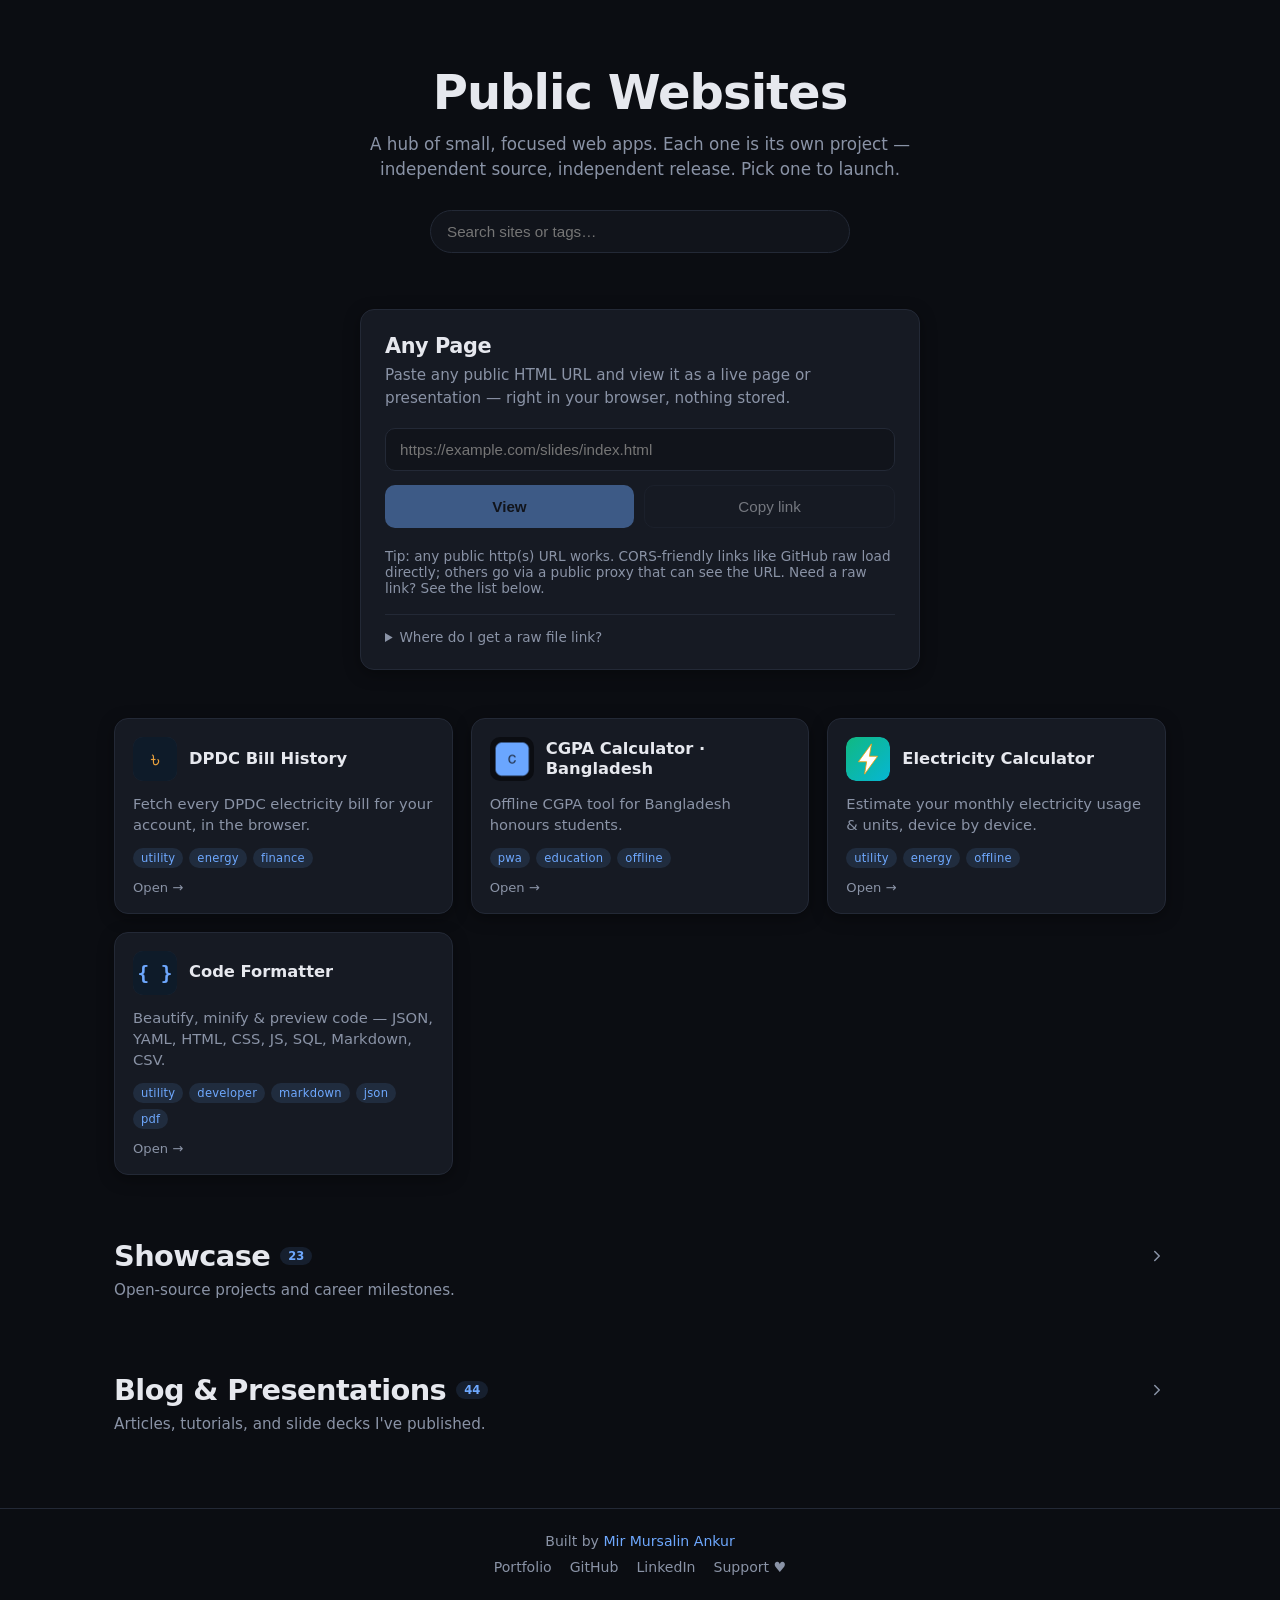
<file: index.html>
<!doctype html>
<html lang="en">
  <head>
    <meta charset="utf-8" />
    <meta name="viewport" content="width=device-width, initial-scale=1" />
    <meta
      name="description"
      content="Public Websites — a hub of small, focused web apps by Ankur Mursalin."
    />
    <meta name="theme-color" content="#0b0d12" />
    <link rel="icon" href="./favicon.svg" type="image/svg+xml" />
    <link rel="stylesheet" href="./style.css" />
    <link rel="stylesheet" href="./showcase.css" />
    <title>Public Websites · Ankur Mursalin</title>
    <meta name="author" content="Mir Mursalin Ankur" />
  </head>
  <body>
    <header class="hero">
      <h1>Public Websites</h1>
      <p class="lead">
        A hub of small, focused web apps. Each one is its own project — independent
        source, independent release. Pick one to launch.
      </p>
      <div class="search">
        <input
          id="search"
          type="search"
          placeholder="Search sites or tags…"
          autocomplete="off"
          aria-label="Search sites"
        />
      </div>
    </header>

    <main>
      <section class="bonus" aria-labelledby="bonus-title">
        <div class="panel">
          <h2 id="bonus-title">Any Page</h2>
          <p class="lede">Paste any public HTML URL and view it as a live page or presentation — right in your browser, nothing stored.</p>
          <form class="row" id="bonus-form">
            <div class="field">
              <input
                id="bonus-url"
                type="url"
                inputmode="url"
                autocomplete="off"
                placeholder="https://example.com/slides/index.html"
                aria-label="HTML URL to view"
              />
              <div class="field-actions">
                <button type="button" class="field-btn" id="bonus-copy-input" aria-label="Copy" data-tip="Copy">
                  <svg viewBox="0 0 24 24" fill="none" stroke="currentColor" stroke-width="2" stroke-linecap="round" stroke-linejoin="round"><rect x="9" y="9" width="13" height="13" rx="2" ry="2"></rect><path d="M5 15H4a2 2 0 0 1-2-2V4a2 2 0 0 1 2-2h9a2 2 0 0 1 2 2v1"></path></svg>
                </button>
                <button type="button" class="field-btn" id="bonus-clear" aria-label="Clear" data-tip="Clear">
                  <svg viewBox="0 0 24 24" fill="none" stroke="currentColor" stroke-width="2" stroke-linecap="round" stroke-linejoin="round"><line x1="18" y1="6" x2="6" y2="18"></line><line x1="6" y1="6" x2="18" y2="18"></line></svg>
                </button>
              </div>
            </div>
            <p class="field-note" id="bonus-note" hidden>
              <svg viewBox="0 0 24 24" fill="none" stroke="currentColor" stroke-width="2" stroke-linecap="round" stroke-linejoin="round"><circle cx="12" cy="12" r="10"></circle><line x1="12" y1="8" x2="12" y2="12"></line><line x1="12" y1="16" x2="12.01" y2="16"></line></svg>
              <span id="bonus-note-text">Enter a valid http(s) URL to enable View and Copy link.</span>
            </p>
            <div class="actions">
              <button type="submit" class="btn-primary" id="bonus-view" disabled>View</button>
              <button type="button" class="btn-secondary" id="bonus-copy" disabled>Copy link</button>
            </div>
          </form>
          <p class="hint" id="bonus-hint">Tip: any public http(s) URL works. CORS-friendly links like GitHub raw load directly; others go via a public proxy that can see the URL. Need a raw link? See the list below.</p>
          <div id="raw-sources"></div>
        </div>
      </section>

      <ul id="grid" class="grid" aria-live="polite"></ul>
      <p id="empty" class="empty" hidden>No sites match that search.</p>

      <section class="showcase" aria-labelledby="showcase-title">
        <details>
          <summary class="sec-head">
            <span class="sec-title-row">
              <h2 id="showcase-title">Showcase</h2>
              <span class="sec-count" hidden></span>
              <svg class="chev" viewBox="0 0 24 24" aria-hidden="true" fill="none" stroke="currentColor" stroke-width="2" stroke-linecap="round" stroke-linejoin="round"><path d="M9 6l6 6-6 6" /></svg>
            </span>
            <p class="sec-sub">
              Open-source projects and career milestones.
            </p>
          </summary>
          <div class="sec-body">
            <div class="chips" id="showcase-chips" role="tablist" aria-label="Filter showcase"></div>
            <ul id="showcase-grid" class="grid" aria-live="polite"></ul>
            <p id="showcase-empty" class="empty" hidden>Nothing in this group.</p>
          </div>
        </details>
      </section>

      <section class="blog" aria-labelledby="blog-title">
        <details>
          <summary class="sec-head">
            <span class="sec-title-row">
              <h2 id="blog-title">Blog & Presentations</h2>
              <span class="sec-count" hidden></span>
              <svg class="chev" viewBox="0 0 24 24" aria-hidden="true" fill="none" stroke="currentColor" stroke-width="2" stroke-linecap="round" stroke-linejoin="round"><path d="M9 6l6 6-6 6" /></svg>
            </span>
            <p class="sec-sub">Articles, tutorials, and slide decks I've published.</p>
          </summary>
          <div class="sec-body">
            <div class="chips" id="blog-chips" role="tablist" aria-label="Filter blog and presentations"></div>
            <ul id="blog-grid" class="grid" aria-live="polite"></ul>
            <p id="blog-empty" class="empty" hidden>Nothing in this group.</p>
          </div>
        </details>
      </section>
    </main>

    <footer>
      <p class="author">
        Built by
        <a href="https://encryptioner.github.io/" rel="noopener">Mir Mursalin Ankur</a>
      </p>
      <ul class="social">
        <li>
          <a href="https://encryptioner.github.io/" rel="noopener">Portfolio</a>
        </li>
        <li>
          <a href="https://github.com/Encryptioner" rel="noopener">GitHub</a>
        </li>
        <li>
          <a href="https://www.linkedin.com/in/mir-mursalin-ankur" rel="noopener">LinkedIn</a>
        </li>
        <li>
          <a href="https://www.supportkori.com/mirmursalinankur" rel="noopener">Support ♥</a>
        </li>
      </ul>
    </footer>

    <script src="./app.js" type="module"></script>
  </body>
</html>
</file>
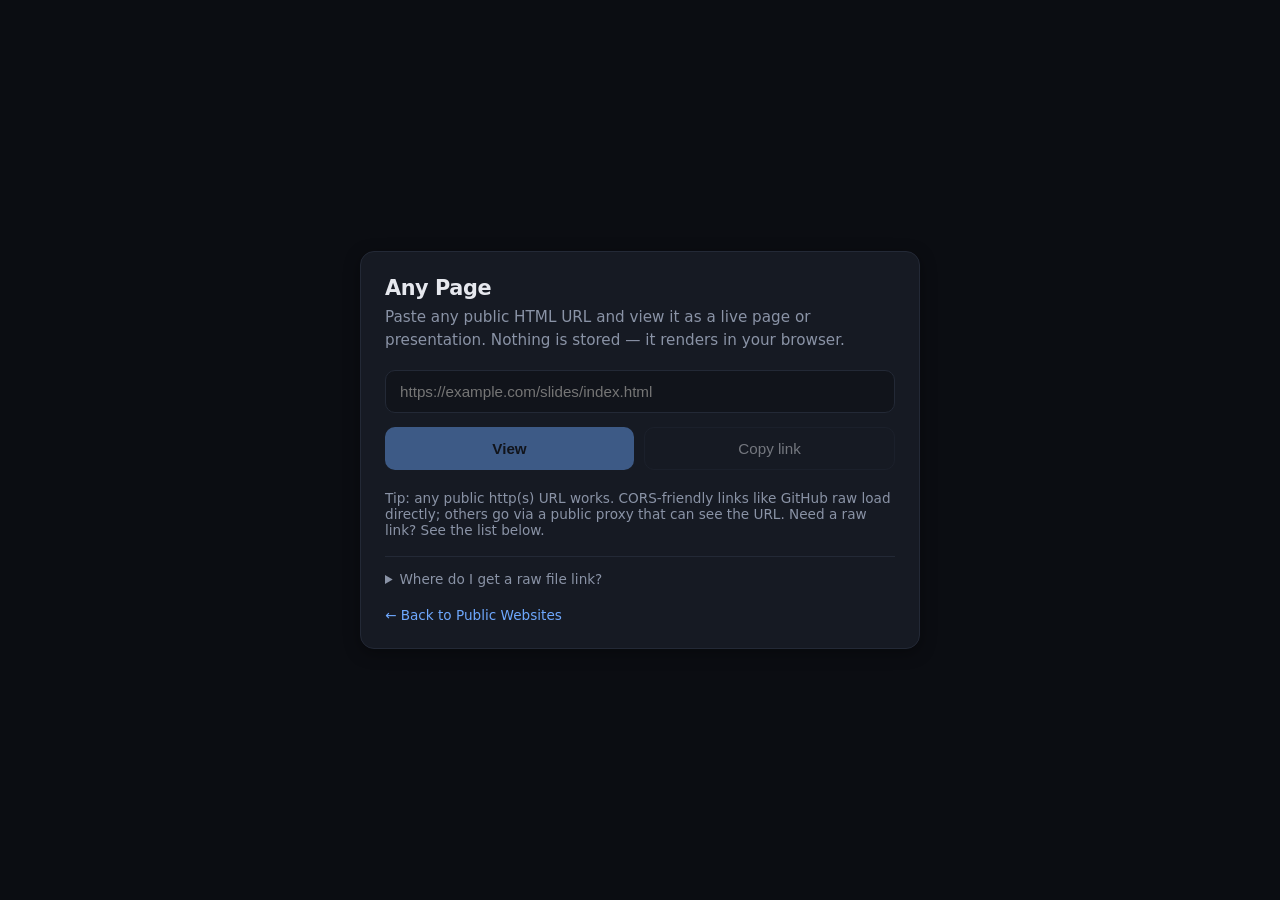
<file: any-page/index.html>
<!doctype html>
<html lang="en">
  <head>
    <meta charset="utf-8" />
    <meta name="viewport" content="width=device-width, initial-scale=1" />
    <meta
      name="description"
      content="Any Page — paste any public HTML URL and view it as a live page or presentation. No sign-up, nothing stored."
    />
    <meta name="theme-color" content="#0b0d12" />
    <meta property="og:title" content="Any Page · Public Websites" />
    <meta
      property="og:description"
      content="Paste any public HTML URL and view it as a live page or presentation."
    />
    <meta name="robots" content="noindex" />
    <link rel="icon" href="../favicon.svg" type="image/svg+xml" />
    <link rel="stylesheet" href="../panel.css" />
    <link rel="stylesheet" href="./viewer.css" />
    <title>Any Page · Public Websites</title>
    <style>
      /* Base resets, tokens, and the .panel/.row/.actions/.hint/.field-note component
         all come from ../panel.css; viewer chrome (#viewerWrap, .corner, .icon-btn, ...)
         comes from ./viewer.css. Only this page's own landing-form layout lives here. */

      /* --- Landing form (no URL) — .panel/.row/.actions/.hint/.field-note/.back
         all come from ../panel.css; this just centers the panel in the viewport. --- */
      .landing { flex: 1; display: flex; align-items: center; justify-content: center; padding: 24px; }
      .landing .panel { width: 100%; }
    </style>
  </head>
  <body>
    <script type="module">
      "use strict";

      import { isHttpUrl, wireUrlField, DISABLED_REASON, TIP } from "../url-field.js";
      import { mountRawSources } from "../raw-sources.js";
      import { buildViewerLink, readViewerTarget, linkFormat } from "../viewer-link.js";
      import { track, hostOf } from "../analytics.js";
      import { ICONS, renderViewer } from "./viewer.js";

      // Both link forms (#host/path and ?url=<encoded>) are read by the shared
      // ../viewer-link.js — the one place the format lives.
      const { target, format } = readViewerTarget();

      // The hash form is now the default link, and a hash-only change (typing a new
      // target in the address bar, or following an any-page/#… link while already on
      // any-page) does NOT reload the document — without this the page would keep
      // showing the previous target. ponytail: reload beats re-plumbing render state.
      window.addEventListener("hashchange", () => location.reload());

      function renderLanding(prefill, errorMsg) {
        document.body.innerHTML = `
          <div class="landing">
            <div class="panel">
              <h1>Any Page</h1>
              <p class="lede">Paste any public HTML URL and view it as a live page or presentation. Nothing is stored — it renders in your browser.</p>
              <form class="row" id="f">
                <div class="field">
                  <input id="u" type="url" inputmode="url" autocomplete="off"
                    placeholder="https://example.com/slides/index.html" />
                  <div class="field-actions">
                    <button type="button" class="field-btn" id="copyInputBtn" aria-label="Copy" data-tip="Copy">${ICONS.copy}</button>
                    <button type="button" class="field-btn" id="clearBtn" aria-label="Clear" data-tip="Clear">${ICONS.close}</button>
                  </div>
                </div>
                <p class="field-note" id="fieldNote" hidden>${ICONS.alert} <span>${DISABLED_REASON}</span></p>
                <div class="actions">
                  <button type="submit" class="btn-primary" id="viewBtn" disabled>View</button>
                  <button type="button" class="btn-secondary" id="copyBtn" disabled>Copy link</button>
                </div>
              </form>
              <p class="hint${errorMsg ? " err" : ""}" id="hint">${errorMsg || TIP}</p>
              <div id="rawSources"></div>
              <a class="back" href="../">← Back to Public Websites</a>
            </div>
          </div>`;
        const input = document.getElementById("u");
        if (prefill) input.value = prefill;

        wireUrlField({
          input,
          viewBtn: document.getElementById("viewBtn"),
          copyBtn: document.getElementById("copyBtn"),
          fieldNote: document.getElementById("fieldNote"),
          copyInputBtn: document.getElementById("copyInputBtn"),
          clearBtn: document.getElementById("clearBtn"),
          viewerBase: "./",
          context: "any_page",
        });

        // Collapsed "where to get a raw link" list — same module as the homepage bonus panel.
        mountRawSources(document.getElementById("rawSources"), "any_page");

        document.getElementById("f").addEventListener("submit", (e) => {
          e.preventDefault();
          const v = input.value.trim();
          if (!isHttpUrl(v)) {
            document.getElementById("hint").textContent = "Enter a valid http(s) URL.";
            document.getElementById("hint").classList.add("err");
            track("viewer_open_rejected", { context: "any_page" });
            return;
          }
          track("viewer_opened", { context: "any_page", host: hostOf(v), link_format: linkFormat(v) });
          // Open in a new tab so the landing form stays put — lets you queue up
          // several pages instead of losing the form on every View click.
          window.open(buildViewerLink(v, "./"), "_blank", "noopener");
        });

        document.querySelector(".back").addEventListener("click", () => track("back_to_hub_clicked"));
      }

      if (target && isHttpUrl(target)) {
        // entry_format tells which link form visitors actually arrive on — the
        // signal for whether the hash default is worth keeping.
        track("any_page_entered", { mode: "viewer", entry_format: format, host: hostOf(target) });
        renderViewer(target, (err) =>
          renderLanding(target, "Couldn't load that URL: " + err.message + ". It may block cross-origin access or be offline.")
        );
      } else {
        track("any_page_entered", { mode: "landing", entry_format: format || "none", host: target ? hostOf(target) : "none" });
        renderLanding(target && !isHttpUrl(target) ? target : "", target ? "That wasn't a valid http(s) URL." : "");
      }
    </script>
  </body>
</html>
</file>
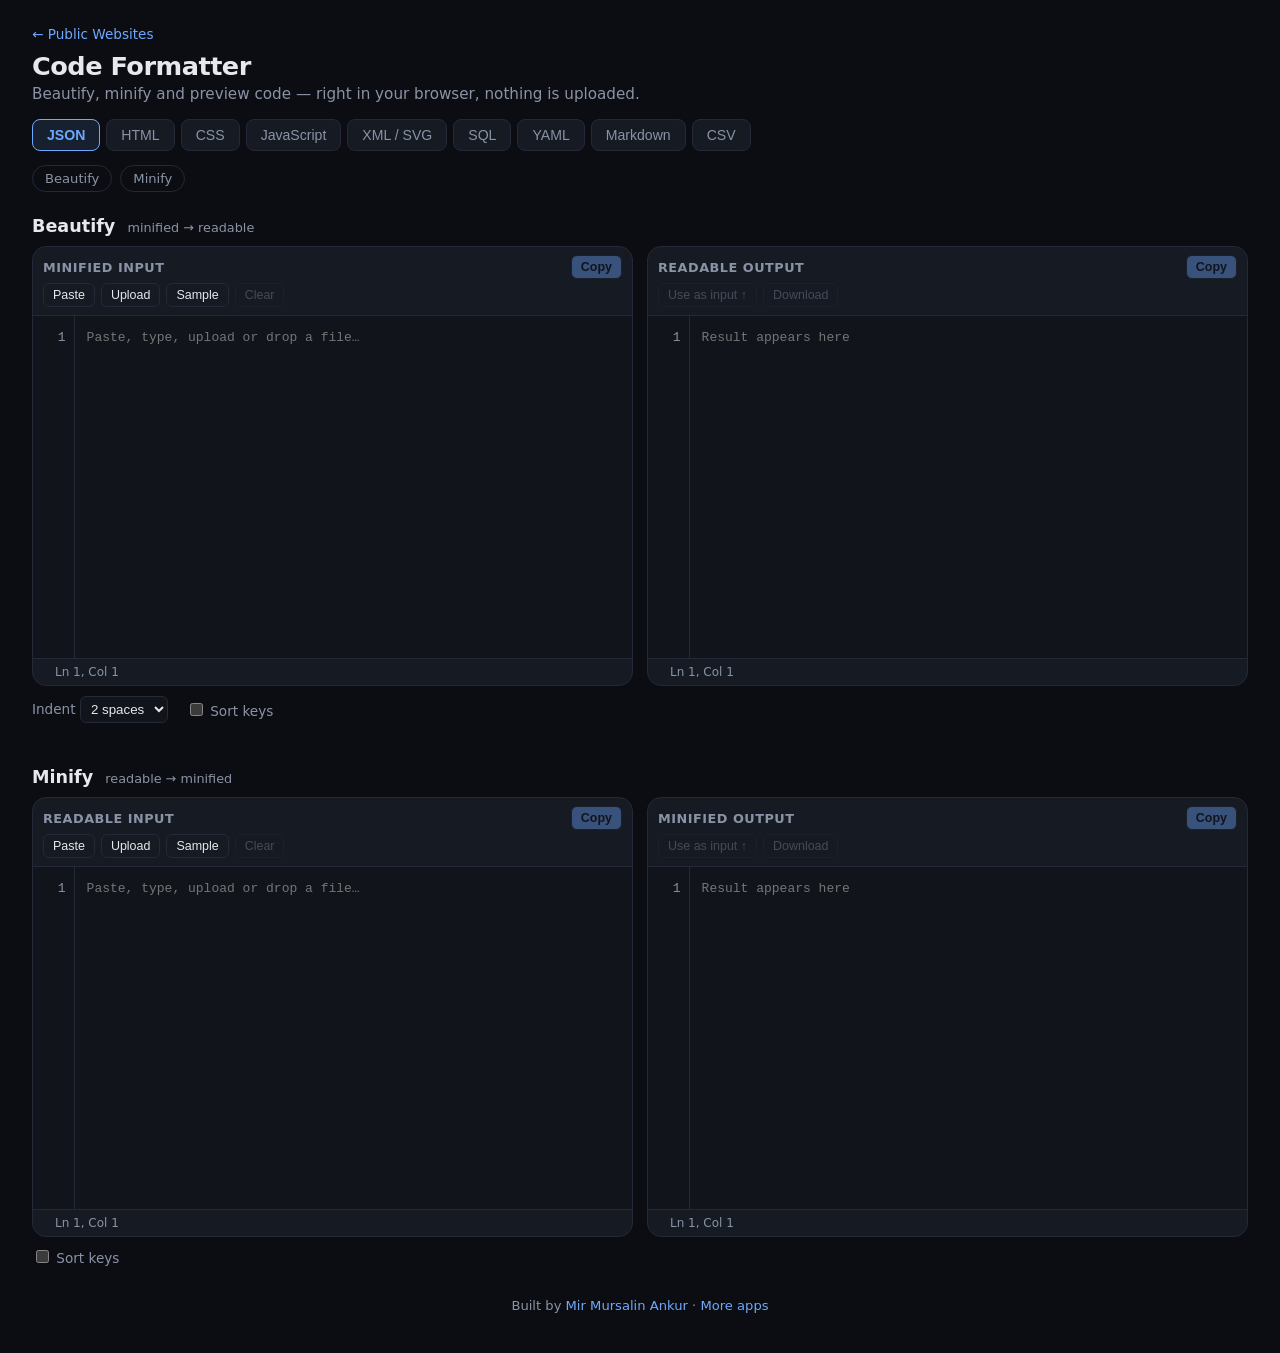
<file: code-formatter/index.html>
<!doctype html>
<html lang="en">
  <head>
    <meta charset="utf-8" />
    <meta name="viewport" content="width=device-width, initial-scale=1, viewport-fit=cover" />
    <meta name="description" content="Code Formatter — beautify and minify JSON, HTML, CSS, JavaScript and XML/SVG, with validation and copy everywhere. Runs in your browser." />
    <meta name="theme-color" content="#0b0d12" />
    <link rel="icon" href="./favicon.svg" type="image/svg+xml" />
    <link rel="stylesheet" href="./styles/base.css" />
    <link rel="stylesheet" href="./styles/editor.css" />
    <title>Code Formatter · Public Websites</title>
  </head>
  <body>
    <header class="top">
      <a href="../" class="back-link">← Public Websites</a>
      <h1>Code Formatter</h1>
      <p class="lead">Beautify, minify and preview code — right in your browser, nothing is uploaded.</p>
      <div class="langs" role="radiogroup" aria-label="Language" id="langs"></div>
      <nav class="jump" aria-label="Sections"><a href="#beautify">Beautify</a><a href="#minify">Minify</a><a href="#preview">Preview</a></nav>
    </header>

    <main>
      <section class="conv" id="beautify" data-mode="beautify">
        <h2>Beautify <span>minified → readable</span></h2>
        <div class="grid2">
          <div class="pane" data-role="in" data-wrap data-title="Minified input"></div>
          <div class="pane" data-role="out" data-title="Readable output"></div>
        </div>
        <div class="opts">
          <label>Indent
            <select data-opt="indent"><option value="2">2 spaces</option><option value="4">4 spaces</option><option value="tab">Tab</option></select>
          </label>
          <label data-only="json yaml"><input type="checkbox" data-opt="sort" /> Sort keys</label>
        </div>
      </section>

      <section class="conv" id="minify" data-mode="minify">
        <h2>Minify <span>readable → minified</span></h2>
        <div class="grid2">
          <div class="pane" data-role="in" data-title="Readable input"></div>
          <div class="pane" data-role="out" data-wrap data-title="Minified output"></div>
        </div>
        <div class="opts">
          <label data-only="json yaml"><input type="checkbox" data-opt="sort" /> Sort keys</label>
        </div>
      </section>

      <section class="conv" id="preview" data-mode="preview" hidden>
        <h2>Preview <span>see it rendered · export</span></h2>
        <div class="grid2">
          <div class="pane" data-role="in" data-title="Source"></div>
          <div class="pane viewpane" data-role="view"></div>
        </div>
      </section>
    </main>
    <footer>Built by <a href="https://encryptioner.github.io/" rel="noopener">Mir Mursalin Ankur</a> · <a href="../">More apps</a></footer>

    <script type="module" src="./js/editor.js"></script>
  </body>
</html>
</file>
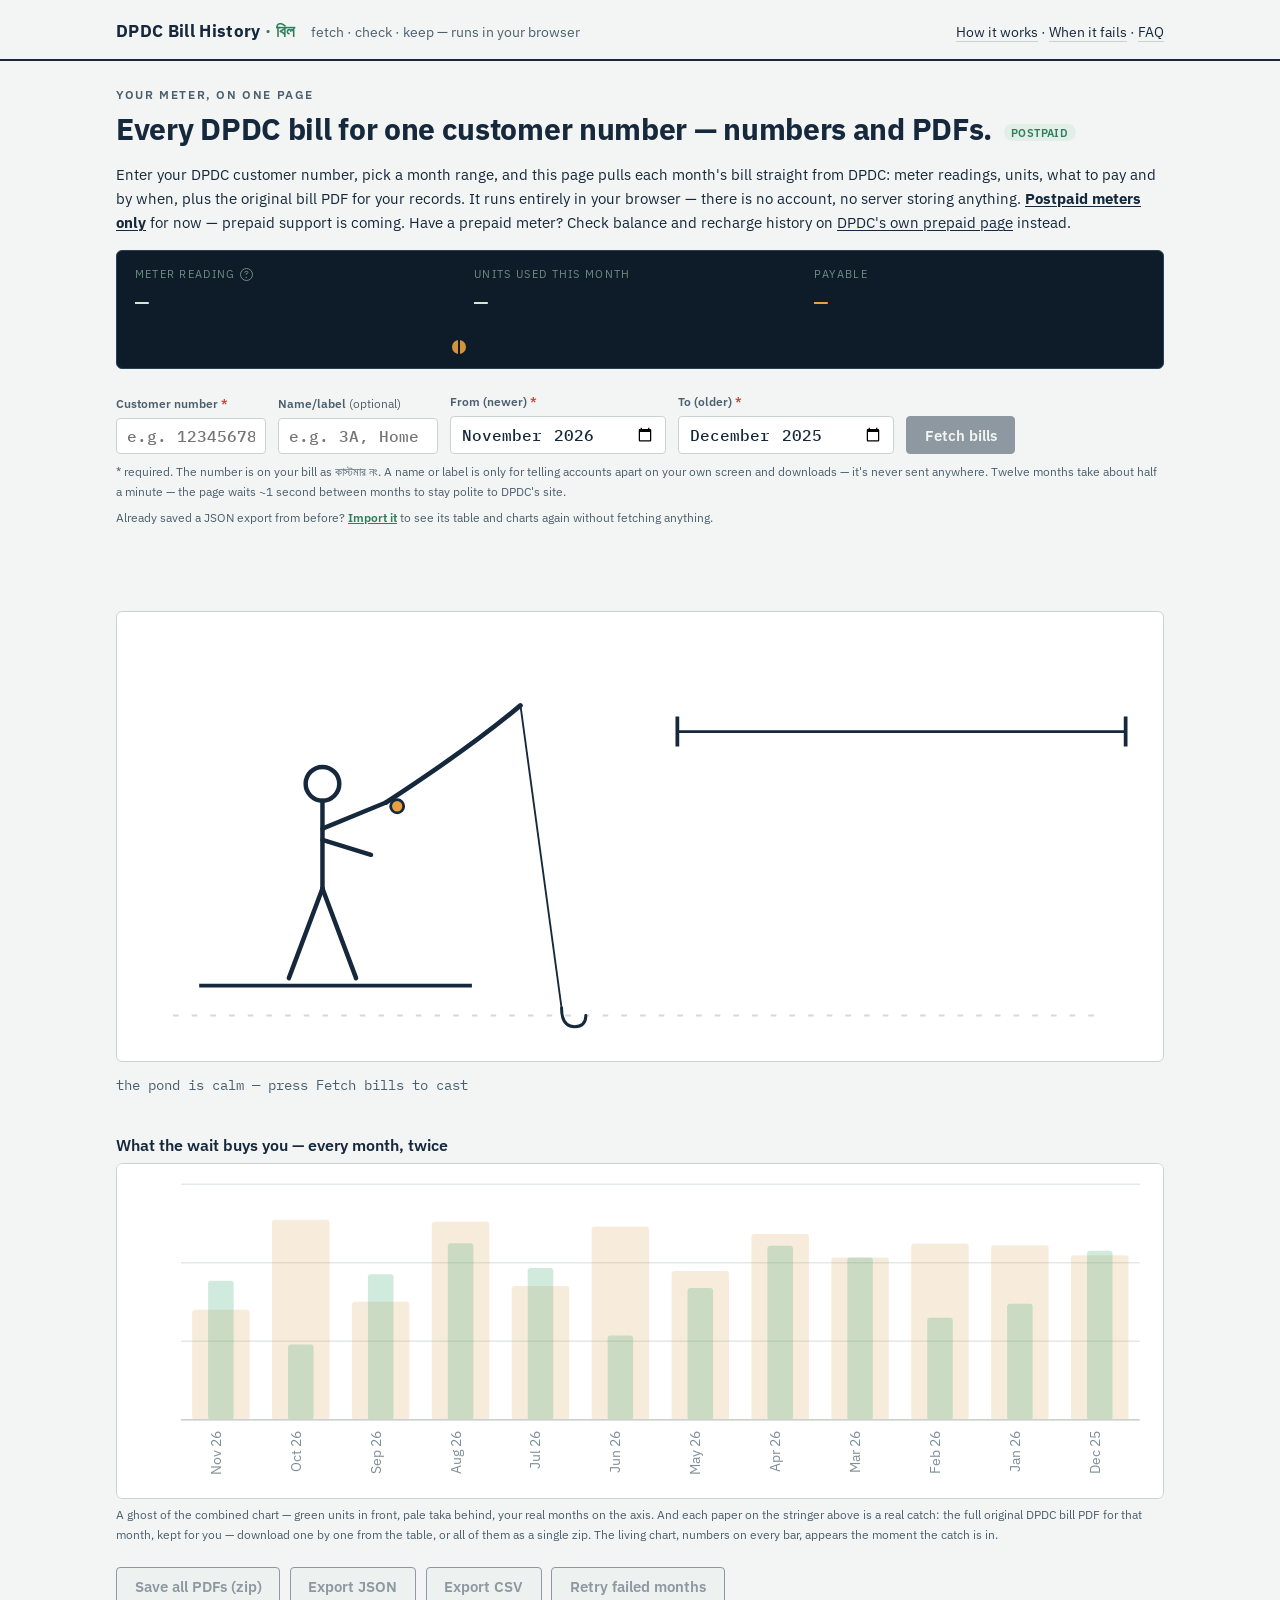
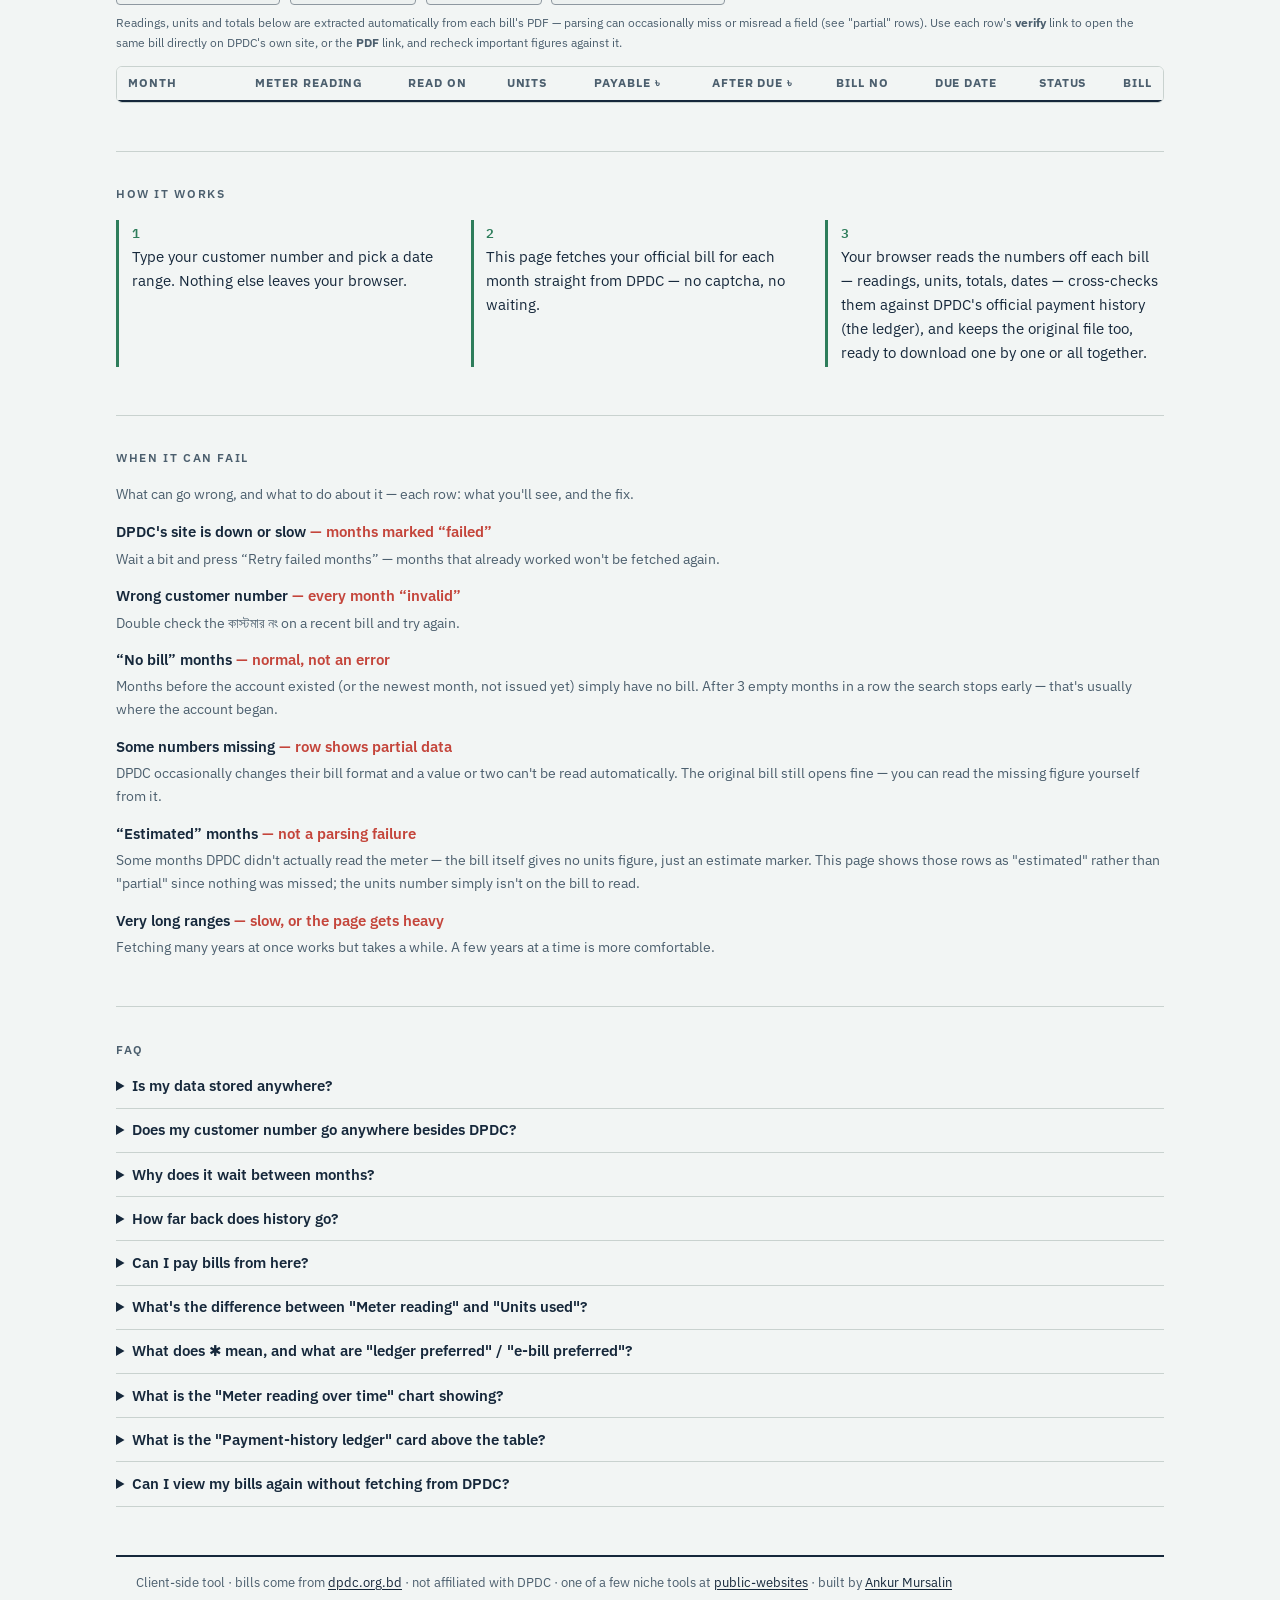
<file: dpdc-bill-viewer/index.html>
<!doctype html>
<html lang="en">
<head>
<meta charset="utf-8">
<meta name="viewport" content="width=device-width, initial-scale=1">
<title>DPDC Bill History — fetch, check, keep</title>
<meta name="description" content="Fetch your DPDC (Dhaka electricity) monthly bills in the browser: readings, units, totals and every bill PDF. Nothing to install, no account.">
<meta name="author" content="Mir Mursalin Ankur">
<link rel="icon" href="data:image/svg+xml,<svg xmlns='http://www.w3.org/2000/svg' viewBox='0 0 100 100'><rect width='100' height='100' rx='18' fill='%230e1b29'/><text x='50' y='68' font-size='52' text-anchor='middle' fill='%23e8a13d'>৳</text></svg>">
<link rel="preconnect" href="https://fonts.googleapis.com">
<link rel="preconnect" href="https://fonts.gstatic.com" crossorigin>
<link rel="stylesheet" href="https://fonts.googleapis.com/css2?family=IBM+Plex+Mono:wght@400;500&family=IBM+Plex+Sans:wght@400;600;700&family=IBM+Plex+Sans+Bengali&display=swap">
<link rel="stylesheet" href="styles/base.css">
<link rel="stylesheet" href="styles/components.css">
</head>
<body>

<header class="site">
  <div class="wrap">
    <span class="wordmark">DPDC Bill History <span class="amp">· বিল</span></span>
    <span class="tag">fetch · check · keep — runs in your browser</span>
    <nav><a href="#how">How it works</a> · <a href="#fails">When it fails</a> · <a href="#faq">FAQ</a></nav>
  </div>
</header>

<main class="wrap">

  <p class="eyebrow">Your meter, on one page</p>
  <h1>Every DPDC bill for one customer number — numbers and PDFs.
  <span class="pill ok meter-type" title="Built and tested for postpaid meters — the monthly-bill kind. Prepaid meters use a different DPDC flow and aren't supported here yet.">Postpaid</span></h1>
  <p>Enter your DPDC customer number, pick a month range, and this page pulls each
  month's bill straight from DPDC: meter readings, units, what to pay and by when,
  plus the original bill PDF for your records. It runs entirely in your browser —
  there is no account, no server storing anything.
  <strong>
  <a href="https://dpdc.org.bd/site/service/ebill_gov" target="_blank" rel="noopener">Postpaid meters only</a>
  </strong>
  for now — prepaid support is coming. Have a prepaid meter? Check balance and
  recharge history on
  <a href="https://amiapp.dpdc.org.bd/login/" target="_blank" rel="noopener">DPDC's own prepaid page</a>
  instead.</p>

  <div class="banner setup" id="setup-banner" hidden>
    This tool isn't ready yet — please check back later.
  </div>

  <!-- signature: meter plate. Newest bill once fetched; guidance while idle. -->
  <div class="plate" aria-label="newest bill summary">
    <div class="cell"><div class="lab">Meter reading <span class="hlp" title="The running total your meter shows — not the electricity used this month, that's the Units cell.">?</span></div><div class="val" id="plate-reading">—</div><div class="sub" id="plate-reading-sub"></div></div>
    <div class="cell"><div class="lab">Units used this month</div><div class="val" id="plate-units">—</div></div>
    <div class="cell"><div class="lab">Payable</div><div class="val taka" id="plate-taka">—</div></div>
    <div class="disc" aria-hidden="true"></div>
  </div>
  <p class="hint" id="account-tag" hidden></p>

  <form id="fetch-form" class="fetch">
    <div class="field">
      <label for="cno">Customer number <span class="req" aria-hidden="true">*</span></label>
      <input id="cno" inputmode="numeric" autocomplete="off" placeholder="e.g. 12345678" required>
    </div>
    <div class="field">
      <label for="acct">Name/label <span class="opt">(optional)</span></label>
      <input id="acct" autocomplete="off" placeholder="e.g. 3A, Home" maxlength="24">
    </div>
    <div class="field">
      <label for="from">From (newer) <span class="req" aria-hidden="true">*</span></label>
      <input id="from" class="year" type="month" required>
    </div>
    <div class="field">
      <label for="to">To (older) <span class="req" aria-hidden="true">*</span></label>
      <input id="to" class="month" type="month" required>
    </div>
    <button id="go" class="primary" type="submit" disabled>Fetch bills</button>
  </form>
  <p class="hint">* required. The number is on your bill as কাস্টমার নং. A
  name or label is only for telling accounts apart on your own screen and
  downloads — it's never sent anywhere. Twelve months take about half a
  minute — the page waits ~1 second between months to stay polite to DPDC's
  site.</p>

  <p class="hint import-row">
    Already saved a JSON export from before?
    <label for="import-json" class="import-link"
      title="Loads a previously exported dpdc_..._bills.json straight back into the table and charts — nothing is fetched from DPDC. PDF files aren't part of this JSON, so per-bill downloads and the zip won't be available for imported data.">Import it</label>
    to see its table and charts again without fetching anything.
    <input type="file" id="import-json" accept="application/json,.json" hidden>
  </p>

  <p class="progress" id="progress" aria-live="polite"></p>
  <p class="progress" id="stopped"></p>
  <!-- loader mount: right under the button. Visible only while a fetch runs
       or before any data exists (app.js renderAll owns that rule) — once
       rows are on the page the real table + charts are the show, so the
       scene hides instead of pitching a wait that's over. #charts (below the
       table) stays reserved for the real charts -->
  <div id="loader" hidden></div>

  <div class="actions">
    <button id="act-zip" disabled>Save all PDFs (zip)</button>
    <button id="act-json" disabled>Export JSON</button>
    <button id="act-csv" disabled>Export CSV</button>
    <button id="act-retry" disabled>Retry failed months</button>
  </div>

  <p class="hint">Readings, units and totals below are extracted automatically
  from each bill's PDF — parsing can occasionally miss or misread a field
  (see "partial" rows). Use each row's <strong>verify</strong> link to open
  the same bill directly on DPDC's own site, or the <strong>PDF</strong> link,
  and recheck important figures against it.</p>

  <section class="ledger-card" id="ledger-card" hidden aria-labelledby="ledger-card-title"></section>

  <div class="prefer-row" id="prefer-row" hidden>
    <span class="prefer-label">Show:</span>
    <label><input type="radio" name="prefer" value="ledger" checked> Ledger (official)</label>
    <label><input type="radio" name="prefer" value="monthly"> Monthly bill (as printed)</label>
    <span class="hint prefer-hint">The ledger and a monthly bill disagree for some months (marked ✱) — pick which number this page shows and charts.</span>
  </div>

  <div class="tablewrap">
    <table class="ledger">
      <thead><tr>
        <th>Month</th><th>Meter reading</th><th title="The day DPDC actually read the meter (বর্তমান তারিখ) — about two weeks before the bill is issued. Blank for ledger-only months.">Read on</th><th>Units</th><th>Payable ৳</th><th>After due ৳</th>
        <th>Bill no</th><th>Due date</th><th>Status</th><th>Bill</th>
      </tr></thead>
      <tbody id="ledger-body"></tbody>
    </table>
  </div>
  <p class="hint" id="summary"></p>

  <div id="charts"></div>

  <section class="docs" id="how">
    <p class="eyebrow">How it works</p>
    <ol class="steps">
      <li><span class="n">1</span><br>Type your customer number and pick a date range.
      Nothing else leaves your browser.</li>
      <li><span class="n">2</span><br>This page fetches your official bill for each
      month straight from DPDC — no captcha, no waiting.</li>
      <li><span class="n">3</span><br>Your browser reads the numbers off each bill —
      readings, units, totals, dates — cross-checks them against DPDC's official
      payment history (the ledger), and keeps the original file too, ready to
      download one by one or all together.</li>
    </ol>
  </section>

  <section class="docs" id="fails">
    <p class="eyebrow">When it can fail</p>
    <p style="color:var(--ink-2);font-size:.9rem">What can go wrong, and what to do
    about it — each row: what you'll see, and the fix.</p>
    <dl class="fails">
      <dt>DPDC's site is down or slow <span class="sym">— months marked “failed”</span></dt>
      <dd>Wait a bit and press “Retry failed months” — months that already worked
      won't be fetched again.</dd>

      <dt>Wrong customer number <span class="sym">— every month “invalid”</span></dt>
      <dd>Double check the কাস্টমার নং on a recent bill and try again.</dd>

      <dt>“No bill” months <span class="sym">— normal, not an error</span></dt>
      <dd>Months before the account existed (or the newest month, not issued yet)
      simply have no bill. After 3 empty months in a row the search stops early —
      that's usually where the account began.</dd>

      <dt>Some numbers missing <span class="sym">— row shows partial data</span></dt>
      <dd>DPDC occasionally changes their bill format and a value or two can't be
      read automatically. The original bill still opens fine — you can read the
      missing figure yourself from it.</dd>

      <dt>“Estimated” months <span class="sym">— not a parsing failure</span></dt>
      <dd>Some months DPDC didn't actually read the meter — the bill itself gives
      no units figure, just an estimate marker. This page shows those rows as
      "estimated" rather than "partial" since nothing was missed; the units
      number simply isn't on the bill to read.</dd>

      <dt>Very long ranges <span class="sym">— slow, or the page gets heavy</span></dt>
      <dd>Fetching many years at once works but takes a while. A few years at a
      time is more comfortable.</dd>
    </dl>
  </section>

  <section class="docs" id="faq">
    <p class="eyebrow">FAQ</p>
    <details>
      <summary>Is my data stored anywhere?</summary>
      <p>No. Bills live only in this browser tab until you download them. Close the
      tab and everything is gone.</p>
    </details>
    <details>
      <summary>Does my customer number go anywhere besides DPDC?</summary>
      <p>No. It's only used to fetch your bill from DPDC's own website — nothing
      is saved or sent anywhere else.</p>
    </details>
    <details>
      <summary>Why does it wait between months?</summary>
      <p>Politeness — this fetches no faster than a person clicking through the
      official site, so it doesn't burden DPDC's servers. ~1 second per month.</p>
    </details>
    <details>
      <summary>How far back does history go?</summary>
      <p>The same as DPDC's own site — bills exist from when the account started.
      The walk stops after 3 consecutive empty months, which usually marks the
      beginning.</p>
    </details>
    <details>
      <summary>Can I pay bills from here?</summary>
      <p>No — this is read-only history. For payment use DPDC's own site or your bank.</p>
    </details>
    <details>
      <summary>What's the difference between "Meter reading" and "Units used"?</summary>
      <p>Meter reading is the running total your meter shows, like a car's
      odometer — it only ever goes up (until DPDC replaces the meter, and the
      new one starts again from near 0). Units used is how much it moved
      <em>this month</em> (this reading minus last month's), which is what
      you're actually billed for — for most homes those two match exactly.
      Higher-load and commercial connections (CT-metered, shown on the bill
      as an "OMF" — overall multiplying factor — other than 1) are billed
      for units equal to that reading difference <em>times</em> the OMF, since
      the meter itself only measures a scaled-down fraction of the real
      current. A domestic account's OMF is 1, so the distinction never shows
      up there.</p>
    </details>
    <details>
      <summary>What does ✱ mean, and what are "ledger preferred" / "e-bill preferred"?</summary>
      <p>Each month's bill is checked against DPDC's official payment history —
      the ledger. When the two disagree for a month, that row gets a ✱ — and
      so does the point on each chart that plots the disagreeing figure (a
      units mismatch marks the units charts, not the taka one both sides
      agree on) — and a <strong>Show</strong> switch appears above the table:
      <strong>Ledger (official)</strong> or <strong>Monthly bill (as
      printed)</strong>. It controls which side's number the table and all
      charts display — the captions and downloaded filenames of charts it
      changes say which ("ledger preferred" or "e-bill preferred") so a saved
      image never has to be guessed at later. Nothing is silently overwritten: the other
      side's value comes right back when you flip the switch. The ledger is
      the official record DPDC's own office goes by, which is why it's the
      default.</p>
    </details>
    <details>
      <summary>What is the "Meter reading over time" chart showing?</summary>
      <p>The odometer itself — the running total on the meter's face, month by
      month, generally rising. Each point is dated by the bill's own reading
      date (বর্তমান তারিখ — the day the meter was actually read, roughly two
      weeks before the bill is issued), so an August reading isn't mislabeled
      as September. A gap in the line means no bill or an unread meter that
      month, not a drop. A dashed "meter replaced" divider marks where a new
      meter took over — the line restarts from its low reading instead of
      plunging. Months with no printed reading date (ledger-only months,
      exports saved before this chart existed) show just the month.</p>
    </details>
    <details>
      <summary>What is the "Payment-history ledger" card above the table?</summary>
      <p>Besides each month's bill, DPDC keeps one official payment-history
      PDF — the ledger — listing every billed month for your account. This
      page fetches it first and checks every bill against it. The card
      tells you what it covers, whether every bill matched (green) or how
      many months disagree (amber, marked ✱ in the table and charts), and
      lets you save the ledger PDF or open it on DPDC's own site. If DPDC
      doesn't hand the ledger over, the card turns amber and says the
      bills are shown as printed, not cross-checked — fetch again later.</p>
    </details>
    <details>
      <summary>Can I view my bills again without fetching from DPDC?</summary>
      <p>Yes — export JSON once, then use "Import it" above the form any time
      afterward to see the same table and charts instantly, no fetching at
      all. The original bill PDFs aren't part of that file (they're in the
      separate zip download), so imported data can't re-download PDFs or
      build a fresh zip — everything else works the same.</p>
    </details>
  </section>

  <footer class="site">
    <div class="wrap">
      Client-side tool · bills come from
      <a href="https://dpdc.org.bd" target="_blank" rel="noopener">dpdc.org.bd</a>
      · not affiliated with DPDC ·
      <span id="deploy-note">one of a few niche tools at
      <a href="https://encryptioner.github.io/public-websites/" target="_blank" rel="noopener">public-websites</a>
      </span>
      · built by
      <a href="https://encryptioner.github.io/" target="_blank" rel="noopener">Ankur Mursalin</a>
    </div>
  </footer>
</main>

<script src="vendor/jszip.min.js"></script>
<script type="module" src="js/app.js"></script>
</body>
</html>
</file>
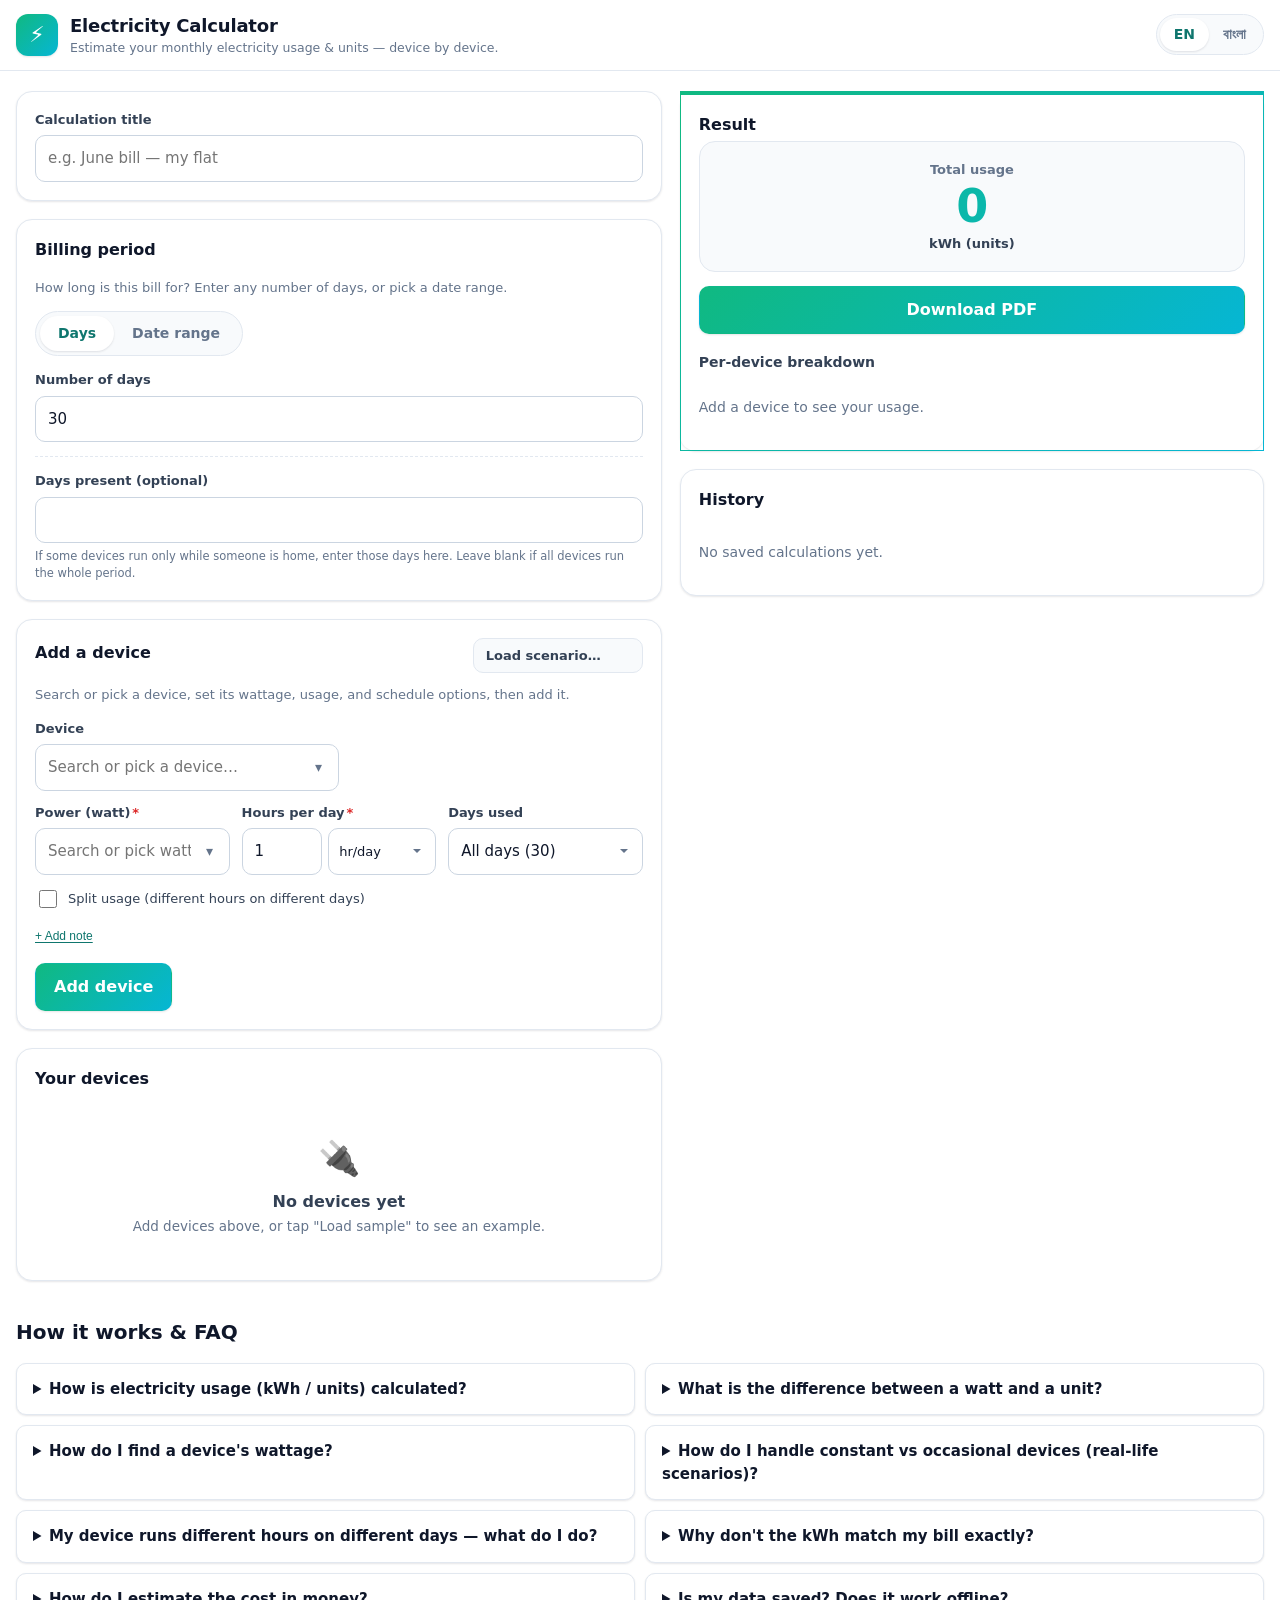
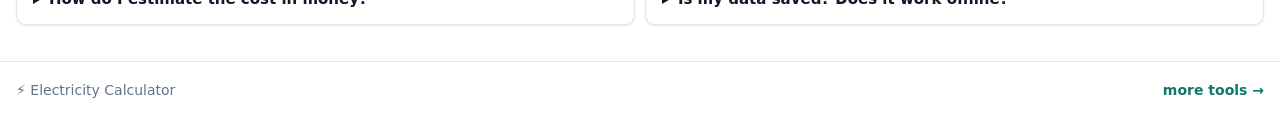
<file: electricity-calculator/index.html>
<!DOCTYPE html>
<html lang="en">
  <head>
    <meta charset="UTF-8" />
    <meta name="viewport" content="width=device-width, initial-scale=1.0" />
    <title>Electricity Calculator — estimate your monthly units</title>
    <meta
      name="description"
      content="Free, private electricity usage calculator. Estimate your monthly kWh and units device by device. Works offline. English & বাংলা."
    />
    <meta name="theme-color" content="#10b981" />
    <link rel="icon" type="image/svg+xml" href="./favicon.svg" />
    <link rel="stylesheet" href="./assets/css/styles.css" />
  </head>
  <body>
    <a class="skip-link" href="#main">Skip to content</a>

    <header class="topbar">
      <div class="wrap topbar-inner">
        <a class="brand" href="./">
          <span class="brand-mark" aria-hidden="true">⚡</span>
          <span class="brand-text">
            <span class="brand-name" data-i18n="appName">Electricity Calculator</span>
            <span class="brand-tag" data-i18n="tagline"></span>
          </span>
        </a>
        <div class="lang-switch" role="group" aria-label="Language">
          <button type="button" class="lang-btn" data-lang="en">EN</button>
          <button type="button" class="lang-btn" data-lang="bn">বাংলা</button>
        </div>
      </div>
    </header>

    <main class="wrap layout" id="main">
      <!-- ============ INPUT COLUMN ============ -->
      <section class="col col-input" aria-label="Inputs">
        <!-- Title -->
        <div class="panel">
          <label class="field">
            <span class="field-label" data-i18n="titleLabel"></span>
            <input
              type="text"
              id="titleInput"
              class="text-input"
              data-i18n-ph="titlePlaceholder"
              maxlength="80"
            />
          </label>
        </div>

        <!-- Billing period -->
        <div class="panel period-panel">
          <div class="panel-head">
            <div class="panel-head-left">
              <h2 class="panel-title" data-i18n="periodHeading"></h2>
            </div>
            <button type="button" id="resetBtn" class="btn btn-ghost btn-sm" hidden data-i18n="reset" data-i18n-title="tipReset"></button>
          </div>
          <p class="panel-hint" data-i18n="periodHint"></p>
          <div class="seg" role="tablist" aria-label="Period mode">
            <button type="button" class="seg-btn is-on" id="modeDaysBtn" data-mode="days" data-i18n="modeDays"></button>
            <button type="button" class="seg-btn" id="modeRangeBtn" data-mode="range" data-i18n="modeRange"></button>
          </div>

          <div id="daysWrap" class="period-body">
            <label class="field">
              <span class="field-label" data-i18n="daysLabel"></span>
              <input type="number" id="daysInput" class="text-input" min="1" step="1" value="30" inputmode="numeric" />
            </label>
          </div>

          <div id="rangeWrap" class="period-body two-col" hidden>
            <label class="field">
              <span class="field-label" data-i18n="startLabel"></span>
              <input type="date" id="startInput" class="text-input" />
            </label>
            <label class="field">
              <span class="field-label" data-i18n="endLabel"></span>
              <input type="date" id="endInput" class="text-input" />
            </label>
            <div class="days-computed" id="daysComputed"></div>
            <span class="occupied-error" id="dateRangeError" hidden></span>
          </div>

          <label class="field occupied-field">
            <span class="field-label" data-i18n="occupiedLabel"></span>
            <input type="number" id="occupiedInput" class="text-input" min="0" step="1" inputmode="numeric" placeholder="" />
            <span class="field-hint" data-i18n="occupiedHint"></span>
            <span class="occupied-error" id="occupiedError" hidden></span>
          </label>
        </div>

        <!-- Add device -->
        <div class="panel">
          <div class="panel-head">
            <div class="panel-head-left">
              <h2 class="panel-title" data-i18n="addHeading"></h2>
            </div>
            <select id="scenarioSelect" class="btn btn-ghost btn-sm scenario-select"></select>
          </div>
          <p class="panel-hint" data-i18n="addHint"></p>
          <div class="add-form">
            <label class="field add-device">
              <span class="field-label" data-i18n="deviceLabel"></span>
              <div id="deviceCb"></div>
            </label>
            <div id="addNormalFields">
              <div class="item-fields three">
                <label class="field add-watt">
                  <span class="label-row"><span class="field-label" data-i18n="wattLabel"></span><span class="req-star" aria-hidden="true"> *</span></span>
                  <div class="watt-edit">
                    <div id="wattCb"></div>
                  </div>
                </label>
                <label class="field add-hours">
                  <span class="label-row"><span class="field-label" id="addHoursLabel"></span><span class="req-star" aria-hidden="true"> *</span></span>
                  <div class="hours-wrap">
                    <input type="number" id="hoursInput" class="text-input" min="0" max="24" step="0.5" value="1" inputmode="decimal" />
                    <select id="addHoursUnit" class="text-input it-hoursunit">
                      <option value="h/day" data-i18n="unitHDay"></option>
                      <option value="min/day" data-i18n="unitMinDay"></option>
                      <option value="h/week" data-i18n="unitHWeek"></option>
                      <option value="min/week" data-i18n="unitMinWeek"></option>
                    </select>
                  </div>
                </label>
                <label class="field add-daysmode">
                  <span class="field-label" data-i18n="daysUsedLabel"></span>
                  <select id="addDaysMode" class="text-input">
                    <option value="all" data-i18n="srcAll"></option>
                    <option value="present" data-i18n="srcPresent"></option>
                    <option value="custom" data-i18n="srcCustom"></option>
                  </select>
                </label>
              </div>
            <label class="field add-customdays" hidden>
              <span class="field-label" data-i18n="segDays"></span>
              <input type="number" id="addCustomDays" class="text-input" min="1" step="1" value="1" inputmode="numeric" />
              <span class="occupied-error" id="addCustomDaysError" hidden></span>
            </label>
            </div>
            <div id="addSplitFields" hidden>
              <div class="item-fields one">
                <label class="field add-watt-split">
                  <span class="field-label" data-i18n="wattLabel"></span>
                  <div class="watt-edit">
                    <div id="wattCbSplit"></div>
                    <span class="watt-suffix" data-i18n="wattShort"></span>
                  </div>
                </label>
              </div>
              <div class="segments" id="addSegments">
                <div class="seg-row" data-sid="0">
                  <label class="seg-field"><span data-i18n="segHours"></span>
                  <input type="number" class="text-input seg-hours" min="0" max="24" step="0.5" value="1" inputmode="decimal"></label>
                  <label class="seg-field"><span data-i18n="segDays"></span>
                  <input type="number" class="text-input seg-days" min="0" step="1" value="1" inputmode="numeric"></label>
                  <button type="button" class="icon-btn seg-remove" disabled title="" aria-label="">✕</button>
                </div>
              </div>
              <button type="button" class="btn btn-ghost btn-sm seg-add" id="addSegBtn" data-i18n="addSegment" data-i18n-title="tipAddSegment"></button>
              <div class="seg-note" id="addSegNote"></div>
              <span class="occupied-error" id="addSegDaysError" hidden></span>
            </div>
            <div class="chk-row split-toggle">
              <input type="checkbox" id="addSplitToggle" data-i18n-title="tipSplit"> <span data-i18n="segmentsToggle"></span>
            </div>
            <div class="it-note-row" id="addNoteRow">
              <button type="button" class="it-note-add btn-link" id="addNoteBtn" data-i18n="addNote" data-i18n-title="tipAddNote"></button>
              <div class="it-note-wrap" id="addNoteWrap" hidden>
                <textarea class="it-note text-input" id="addNoteInput" rows="2" placeholder="" data-i18n-ph="notePlaceholder"></textarea>
                <button type="button" class="it-note-hide btn-link" id="addNoteHide" data-i18n="hideNote" data-i18n-title="tipHideNote"></button>
              </div>
            </div>
            <button type="button" id="addBtn" class="btn btn-primary add-btn" data-i18n="addBtn"></button>
          </div>
        </div>

        <!-- Items -->
        <div class="panel">
          <div class="panel-head">
            <div class="panel-head-left">
              <h2 class="panel-title" data-i18n="itemsHeading"></h2>
              <span id="deviceCount" class="device-count-badge" hidden></span>
            </div>
            <div class="panel-actions">
              <button type="button" id="clearAllBtn" class="btn btn-ghost btn-sm" data-i18n="clearAll" data-i18n-title="tipClearAll"></button>
            </div>
          </div>
          <div id="itemsList" class="items"></div>
          <button type="button" id="addItemBtn" class="btn btn-ghost add-item-btn" hidden data-i18n="addBtn" data-i18n-title="tipAddItem"></button>
          <div id="emptyState" class="empty">
            <div class="empty-icon" aria-hidden="true">🔌</div>
            <div class="empty-title" data-i18n="emptyTitle"></div>
            <div class="empty-hint" data-i18n="emptyHint"></div>
          </div>
        </div>
      </section>

      <!-- ============ RESULTS COLUMN ============ -->
      <section class="col col-result" aria-label="Results">
        <div class="panel result-panel">
          <h2 class="panel-title" data-i18n="resultsHeading"></h2>
          <div class="total-card">
            <div class="total-label" data-i18n="totalLabel"></div>
            <div class="total-value"><span id="totalKwh">0</span></div>
            <div class="total-unit" data-i18n="unit"></div>
          </div>

          <div class="result-actions">
            <button type="button" id="saveBtn" class="btn btn-secondary" data-i18n="save"></button>
            <button type="button" id="pdfBtn" class="btn btn-primary" data-i18n="downloadPdf"></button>
          </div>

          <h3 class="sub-title" data-i18n="perDeviceHeading"></h3>
          <div id="breakdown" class="breakdown"></div>
          <p id="noResult" class="muted" data-i18n="noResult"></p>

          <div id="summaryWrap" class="summary" hidden></div>

          <details class="formula" id="formulaSection">
            <summary data-i18n="formulaHeading"></summary>
            <div id="formulaBody" class="formula-body"></div>
          </details>
        </div>

        <div class="panel history-panel">
          <div class="panel-head">
            <h2 class="panel-title" data-i18n="history"></h2>
          </div>
          <div id="historyList" class="history"></div>
        </div>
      </section>
    </main>

    <!-- ============ FAQ ============ -->
    <section class="wrap faq-section" aria-label="FAQ">
      <h2 class="faq-heading" data-i18n="faqHeading"></h2>
      <div id="faqList" class="faq"></div>
    </section>

    <footer class="site-footer">
      <div class="wrap">
        <span>⚡ <span data-i18n="appName"></span></span>
        <a href="https://encryptioner.github.io/public-websites/" rel="noopener">more tools →</a>
      </div>
    </footer>

    <!-- Mobile sticky total -->
    <div class="mobile-total" id="mobileTotal" role="button" tabindex="0" aria-label="View results">
      <span class="mt-label" data-i18n="totalLabel"></span>
      <span class="mt-right"><b id="mobileKwh">0</b> <span data-i18n="unit"></span><span class="mt-arrow">↓</span></span>
    </div>
    <!-- Scroll to top -->
    <button type="button" id="toTopBtn" class="to-top"><span aria-hidden="true">↑</span></button>

    <!-- Custom confirm dialog -->
    <div id="confirmOverlay" class="confirm-overlay" role="dialog" aria-modal="true" aria-labelledby="confirmMsg" hidden>
      <div class="confirm-card">
        <p id="confirmMsg" class="confirm-msg"></p>
        <div class="confirm-btns">
          <button type="button" id="confirmCancelBtn" class="btn btn-ghost"></button>
          <button type="button" id="confirmOkBtn" class="btn btn-danger"></button>
        </div>
      </div>
    </div>
    <!-- Toast notification -->
    <div id="toastEl" class="toast" aria-live="polite"></div>

    <script src="./assets/js/data.js"></script>
    <script src="./assets/js/i18n.js"></script>
    <script src="./assets/js/calc.js"></script>
    <script src="./assets/js/combobox.js"></script>
    <script src="./assets/js/storage.js"></script>
    <script src="./assets/js/pdf.js"></script>
    <script src="./assets/js/app.js"></script>
  </body>
</html>
</file>
<file: style.css>
@import url("./panel.css");

.hero {
  max-width: var(--max-w);
  margin: 0 auto;
  padding: 64px 24px 32px;
  text-align: center;
}

.hero h1 {
  font-size: clamp(2rem, 4vw, 3rem);
  margin: 0 0 12px;
  letter-spacing: -0.02em;
}

.lead {
  margin: 0 auto 28px;
  max-width: 620px;
  color: var(--text-dim);
  font-size: 1.05rem;
  line-height: 1.5;
}

.search {
  max-width: 420px;
  margin: 0 auto;
}

#search {
  width: 100%;
  padding: 12px 16px;
  border-radius: 999px;
  border: 1px solid var(--border);
  background: var(--bg-elev);
  color: var(--text);
  font-size: 0.95rem;
  outline: none;
  transition: border-color 120ms, background 120ms;
}
#search:focus {
  border-color: var(--accent);
  background: var(--bg-card);
}

main {
  flex: 1;
  width: 100%;
  max-width: var(--max-w);
  margin: 0 auto;
  padding: 24px 24px 64px;
}

.grid {
  list-style: none;
  padding: 0;
  margin: 0 0 48px;
  display: grid;
  grid-template-columns: repeat(auto-fill, minmax(260px, 1fr));
  gap: 18px;
}

.card {
  background: var(--bg-card);
  border: 1px solid var(--border);
  border-radius: var(--radius);
  padding: 18px;
  display: flex;
  flex-direction: column;
  gap: 12px;
  transition: transform 120ms, border-color 120ms, background 120ms;
  text-decoration: none;
  color: inherit;
  box-shadow: var(--shadow);
}
.card:hover {
  transform: translateY(-2px);
  border-color: var(--accent);
  background: var(--bg-elev);
  text-decoration: none;
}

.card-head {
  display: flex;
  align-items: center;
  gap: 12px;
}

.card-icon {
  width: 44px;
  height: 44px;
  border-radius: 10px;
  background: var(--accent-soft);
  display: flex;
  align-items: center;
  justify-content: center;
  flex: 0 0 auto;
  overflow: hidden;
}
.card-icon img {
  width: 100%;
  height: 100%;
  object-fit: cover;
}
.card-icon span {
  font-size: 1.1rem;
  color: var(--accent);
  font-weight: 600;
}

.card-title {
  font-weight: 600;
  font-size: 1.02rem;
  margin: 0;
  line-height: 1.25;
}

.card-tagline {
  margin: 0;
  color: var(--text-dim);
  font-size: 0.92rem;
  line-height: 1.45;
  flex: 1;
}

.tags {
  display: flex;
  flex-wrap: wrap;
  gap: 6px;
  margin: 0;
  padding: 0;
  list-style: none;
}
.tag {
  font-size: 0.72rem;
  padding: 3px 8px;
  border-radius: 999px;
  background: var(--accent-soft);
  color: var(--accent);
  letter-spacing: 0.02em;
}

.card-foot {
  display: flex;
  justify-content: space-between;
  align-items: center;
  gap: 8px;
  font-size: 0.82rem;
  color: var(--text-dim);
}

/* .panel/.row/.actions/.hint/.field-note component lives in ./panel.css
   (imported above) — shared with any-page/index.html. This wrapper class
   is homepage-only, so it stays here. */
.bonus {
  margin-bottom: 48px;
}

.empty {
  text-align: center;
  color: var(--text-dim);
  padding: 48px 0;
}

footer {
  border-top: 1px solid var(--border);
  padding: 24px 24px 32px;
  text-align: center;
  color: var(--text-dim);
  font-size: 0.88rem;
}
footer .author {
  margin: 0 0 10px;
}
footer .social {
  list-style: none;
  margin: 0;
  padding: 0;
  display: flex;
  flex-wrap: wrap;
  justify-content: center;
  gap: 8px 18px;
}
footer .social a {
  color: var(--text-dim);
}
footer .social a:hover {
  color: var(--accent);
}

@media (max-width: 480px) {
  .hero {
    padding: 40px 20px 24px;
  }
}
</file>
<file: showcase.css>
/* Showcase + Blog sections — homepage-only. Tokens/base come from panel.css;
   grid + .card base come from style.css (linked before this in index.html).
   .sec-head/.sec-sub and the media-card styles are shared by both sections. */

.showcase,
.blog { margin-top: 56px; }

/* Compact grid: more, smaller cards than the sites grid above it. */
.showcase .grid,
.blog .grid {
  grid-template-columns: repeat(auto-fill, minmax(175px, 1fr));
  gap: 12px;
}

/* Collapsible section header — <summary> is the click target (native toggle,
   keyboard, ARIA). Default marker hidden; a chevron SVG rotates on open. */
.sec-head {
  display: block;
  margin: 0 -12px;        /* extend the hover band into main's 24px gutter */
  padding: 8px 12px;      /* band padding; margin cancels it → no content shift */
  cursor: pointer;
  list-style: none; /* Firefox: drop the default disclosure triangle */
  border-radius: 12px;
  transition: background 160ms ease;
}
.sec-head::-webkit-details-marker { display: none; } /* Chrome/Safari */
/* Hover lights up the whole header — signals it's the expand/collapse target. */
.sec-head:hover { background: var(--accent-soft); }
.sec-head:hover .chev,
.sec-head:hover .sec-title-row h2 { color: var(--accent); }
.sec-head:hover .sec-sub { color: var(--text); }
/* Closed + hover: nudge the chev toward "open" (rotate(90deg) wins once open). */
details:not([open]) > .sec-head:hover .chev { transform: translateX(3px); }

.sec-title-row {
  display: flex;
  align-items: center;
  gap: 10px;
}
.sec-title-row h2 {
  margin: 0;
  font-size: clamp(1.4rem, 2.5vw, 1.8rem);
  letter-spacing: -0.02em;
  transition: color 160ms ease;
}
/* Item-count pill — populated by JS after the section's data loads. */
.sec-count {
  font-size: 0.72rem;
  font-weight: 600;
  color: var(--accent);
  background: var(--accent-soft);
  padding: 2px 8px;
  border-radius: 999px;
  white-space: nowrap;
}
.chev {
  width: 18px;
  height: 18px;
  margin-left: auto;
  color: var(--text-dim);
  flex: none;
  transition: transform 160ms ease, color 160ms ease;
}
details[open] > .sec-head .chev { transform: rotate(90deg); }

.sec-sub {
  margin: 6px 0 0;
  color: var(--text-dim);
  font-size: 0.95rem;
  line-height: 1.5;
  transition: color 160ms ease;
}

/* Body spacing + reveal only matter once expanded. */
.sec-body { margin-top: 16px; }
@keyframes sec-reveal {
  from { opacity: 0; transform: translateY(-4px); }
  to   { opacity: 1; transform: none; }
}
/* No height-slide: animating auto height on a card grid is janky. Fade only. */
details[open] > .sec-body { animation: sec-reveal 160ms ease; }

/* Filter chips (Showcase only) */
.chips {
  display: flex;
  flex-wrap: wrap;
  gap: 8px;
  margin: 0 0 18px;
  padding: 0;
}
.chip {
  display: inline-flex;
  align-items: center;
  gap: 6px;
  padding: 6px 12px;
  border-radius: 999px;
  border: 1px solid var(--border);
  background: var(--bg-elev);
  color: var(--text-dim);
  font-size: 0.82rem;
  font-family: inherit;
  cursor: pointer;
  transition: border-color 120ms, color 120ms, background 120ms;
}
.chip:hover { border-color: var(--accent); color: var(--text); }
.chip[aria-selected="true"] {
  background: var(--accent);
  border-color: var(--accent);
  color: #0b0d12;
  font-weight: 600;
}
.chip-count { font-size: 0.7rem; opacity: 0.8; }

/* Media card variant — banner image + body. Shares .card base from style.css
   (border, radius, shadow, hover lift). Override padding/gap so image is flush. */
/* height:100% fills the stretched grid cell so every card in a row matches
   the tallest — equal card heights. .card-body flex:1 + .card-foot
   margin-top:auto then pin each card's foot to a common baseline. */
.card--media { padding: 0; gap: 0; overflow: hidden; height: 100%; }
.card-media {
  aspect-ratio: 16 / 10;
  width: 100%;
  overflow: hidden;
  background: var(--bg-elev);
}
.card-media img {
  width: 100%;
  height: 100%;
  object-fit: cover;
  display: block;
  transition: transform 200ms ease;
}
/* Broken/missing banner image (remote Unsplash 404, etc.) — degrade to a soft
   branded wash instead of a torn-image icon. Applies to every media card. */
.card-media.is-noimg {
  background:
    radial-gradient(circle at 28% 32%, var(--accent-soft), transparent 62%),
    var(--bg-elev);
}
.card-media.is-noimg img { display: none; }
.card--media:hover .card-media img { transform: scale(1.04); }

.card-body {
  padding: 11px 13px 13px;
  display: flex;
  flex-direction: column;
  gap: 6px;
  flex: 1;
}
.card-top {
  display: flex;
  align-items: flex-start;
  justify-content: space-between;
  gap: 8px;
}
.card--media .card-title {
  font-size: 0.9rem;
  margin: 0;
  line-height: 1.25;
  font-weight: 600;
  /* Exactly 2 lines every time: line-clamp caps overflow, min-height reserves
     the 2nd line for short titles → uniform card heights across the grid. */
  display: -webkit-box;
  -webkit-line-clamp: 2;
  -webkit-box-orient: vertical;
  overflow: hidden;
  min-height: 2.5em; /* 2 × line-height */
}
.card-cat {
  flex: 0 0 auto;
  font-size: 0.64rem;
  padding: 2px 7px;
  border-radius: 999px;
  background: var(--accent-soft);
  color: var(--accent);
  letter-spacing: 0.02em;
  white-space: nowrap;
}
.card--media .card-tagline {
  font-size: 0.8rem;
  margin: 0;
  line-height: 1.4;
  color: var(--text-dim);
  flex: 1;
  /* Clamp to 2 lines so small cards stay uniform height. */
  display: -webkit-box;
  -webkit-line-clamp: 2;
  -webkit-box-orient: vertical;
  overflow: hidden;
  min-height: 2.8em; /* 2 × line-height: reserve 2 lines for uniform height */
}
.card--media .card-foot {
  margin-top: auto;
  padding-top: 2px;
  font-size: 0.76rem;
  line-height: 1.4;
  color: var(--text-dim);
  /* Reserve 2 lines so a wrapping details label ("Open Source Projects") can't
     make one card taller than its neighbours — uniform heights. */
  min-height: 2.8em;
}
.card-cta { color: var(--accent); }

@media (prefers-reduced-motion: reduce) {
  .card--media:hover .card-media img { transform: none; }
  .card--media:hover { transform: none; }
  .chev { transition: none; }
  details[open] > .sec-body { animation: none; }
}

@media (max-width: 480px) {
  .showcase,
  .blog { margin-top: 40px; }
}
</file>
<file: panel.css>
/* Shared base + "panel" component — used by the homepage (style.css imports
   this) AND any-page/index.html (links this directly, skipping the grid/card/
   footer CSS it never uses). Keep this file's own rules generic; page-specific
   layout (hero, grid, footer, .bonus wrapper) belongs in style.css instead. */

:root {
  --bg: #0b0d12;
  --bg-elev: #11141b;
  --bg-card: #161a23;
  --border: #232936;
  --text: #e6e8ee;
  --text-dim: #8a93a6;
  --accent: #6ea8fe;
  --accent-soft: rgba(110, 168, 254, 0.12);
  --radius: 14px;
  --shadow: 0 4px 16px rgba(0, 0, 0, 0.35);
  --max-w: 1100px;
  font-family: ui-sans-serif, system-ui, -apple-system, "Segoe UI", Roboto,
    "Helvetica Neue", Arial, "Apple Color Emoji", "Segoe UI Emoji";
}

* {
  box-sizing: border-box;
}

html,
body {
  margin: 0;
  padding: 0;
  background: var(--bg);
  color: var(--text);
  min-height: 100%;
}

body {
  display: flex;
  flex-direction: column;
  min-height: 100vh;
}

a {
  color: var(--accent);
  text-decoration: none;
}
a:hover {
  text-decoration: underline;
}

/* Note: the intro paragraph uses .lede (not a bare `p` selector) so it can't
   accidentally out-specificity .hint/.field-note, which are also <p>s. */
.panel {
  max-width: 560px;
  margin: 0 auto;
  background: var(--bg-card);
  border: 1px solid var(--border);
  border-radius: var(--radius);
  padding: 24px;
  box-shadow: var(--shadow);
}
.panel h1,
.panel h2 {
  margin: 0 0 6px;
  font-size: 1.3rem;
  letter-spacing: -0.02em;
}
.panel .lede {
  margin: 0 0 18px;
  color: var(--text-dim);
  line-height: 1.5;
  font-size: 0.95rem;
}
.panel .field {
  position: relative;
}
.panel .row input {
  width: 100%;
  padding: 12px 74px 12px 14px;
  border-radius: 10px;
  border: 1px solid var(--border);
  background: var(--bg-elev);
  color: var(--text);
  font-size: 0.95rem;
  outline: none;
  transition: border-color 120ms;
}
.panel .row input:focus {
  border-color: var(--accent);
}
.panel .field-actions {
  position: absolute;
  top: 50%;
  right: 4px;
  transform: translateY(-50%);
  display: flex;
  gap: 2px;
}
.panel .field-btn {
  position: relative;
  width: 28px;
  height: 28px;
  border-radius: 50%;
  display: flex;
  align-items: center;
  justify-content: center;
  border: 0;
  background: transparent;
  color: var(--text-dim);
  cursor: pointer;
  opacity: 0;
  pointer-events: none;
  transition: opacity 120ms ease, background 120ms ease, color 120ms ease;
}
.panel .field-btn.show {
  opacity: 1;
  pointer-events: auto;
}
.panel .field-btn svg {
  width: 15px;
  height: 15px;
}
.panel .field-btn:hover {
  background: var(--border);
  color: var(--text);
}
.panel .field-btn::after {
  content: attr(data-tip);
  position: absolute;
  bottom: calc(100% + 8px);
  left: 50%;
  transform: translateX(-50%) translateY(4px);
  background: rgba(11, 13, 18, 0.95);
  color: var(--text);
  padding: 5px 9px;
  border-radius: 6px;
  border: 1px solid var(--border);
  font-size: 0.74rem;
  white-space: nowrap;
  opacity: 0;
  pointer-events: none;
  transition: opacity 140ms ease, transform 140ms ease;
}
.panel .field-btn.show:hover::after,
.panel .field-btn.show:focus-visible::after {
  opacity: 1;
  transform: translateX(-50%) translateY(0);
}
.panel .field-note {
  display: flex;
  align-items: center;
  gap: 6px;
  margin: 8px 0 0;
  font-size: 0.82rem;
  color: #f0b429;
}
.panel .field-note[hidden] {
  display: none;
}
.panel .field-note svg {
  width: 14px;
  height: 14px;
  flex: none;
}
.panel .actions {
  display: flex;
  gap: 10px;
  margin-top: 14px;
}
.panel .actions button {
  flex: 1;
  padding: 12px 18px;
  border-radius: 10px;
  font-size: 0.95rem;
  cursor: pointer;
  transition: border-color 120ms ease, color 120ms ease, opacity 120ms ease;
}
.panel .actions .btn-primary {
  border: 0;
  background: var(--accent);
  color: #0b0d12;
  font-weight: 600;
}
.panel .actions .btn-secondary {
  border: 1px solid var(--border);
  background: transparent;
  color: var(--text);
  font-weight: 500;
}
.panel .actions .btn-secondary:hover:not(:disabled) {
  border-color: var(--accent);
  color: var(--accent);
}
.panel .actions button:disabled {
  opacity: 0.45;
  cursor: not-allowed;
}
.panel .hint {
  margin: 20px 0 0;
  font-size: 0.85rem;
  color: var(--text-dim);
}
.panel .hint.err {
  color: #ff8b8b;
}
.panel .back {
  display: inline-block;
  margin-top: 20px;
  font-size: 0.85rem;
}

/* "Where do I get a raw file link?" — collapsed helper mounted by raw-sources.js
   under the Any Page panel on both the homepage and the any-page landing. The
   native disclosure triangle is the marker; no custom chevron. */
.panel .raw-sources {
  margin-top: 18px;
  padding-top: 14px;
  border-top: 1px solid var(--border);
}
.panel .raw-sources summary {
  cursor: pointer;
  font-size: 0.85rem;
  color: var(--text-dim);
  transition: color 120ms ease;
}
.panel .raw-sources summary:hover,
.panel .raw-sources[open] summary {
  color: var(--text);
}
.panel .raw-sources ul {
  margin: 10px 0 0;
  padding: 0;
  list-style: none;
  display: grid;
  gap: 10px;
}
.panel .raw-sources li {
  display: grid;
  gap: 2px;
  font-size: 0.82rem;
  line-height: 1.45;
}
.panel .raw-sources .meta {
  color: var(--text-dim);
}
</file>
<file: any-page/viewer.css>
/* Sandboxed-iframe viewer chrome for any-page/index.html, split out of its inline
   <style> for readability. Depends on the :root tokens from ../panel.css (--bg, --text,
   --text-dim, --border, --accent, --shadow), which index.html already links. */

/* --- Viewer (URL loaded) --- */
#viewerWrap { position: relative; flex: 1; display: flex; }
#frame { flex: 1; width: 100%; border: 0; background: var(--bg); }

.loading {
  position: absolute;
  inset: 0;
  display: flex;
  flex-direction: column;
  align-items: center;
  justify-content: center;
  gap: 14px;
  background: var(--bg);
  color: var(--text-dim);
  font-size: 0.9rem;
  transition: opacity 220ms ease;
}
.spinner {
  width: 32px;
  height: 32px;
  border-radius: 50%;
  border: 3px solid var(--border);
  border-top-color: var(--accent);
  animation: spin 0.8s linear infinite;
}
@keyframes spin { to { transform: rotate(360deg); } }

/* --- Floating corner controls --- */
.corner {
  position: fixed;
  right: 16px;
  bottom: 16px;
  z-index: 30;
  display: flex;
  align-items: center;
  gap: 10px;
}
.icon-btn {
  position: relative;
  width: 40px;
  height: 40px;
  border-radius: 50%;
  display: flex;
  align-items: center;
  justify-content: center;
  background: rgba(17, 20, 27, 0.72);
  border: 1px solid rgba(255, 255, 255, 0.08);
  color: var(--text);
  backdrop-filter: blur(10px);
  -webkit-backdrop-filter: blur(10px);
  box-shadow: var(--shadow);
  cursor: pointer;
  transition: transform 160ms ease, border-color 160ms ease, opacity 160ms ease,
    background 160ms ease;
}
.icon-btn svg { width: 18px; height: 18px; }
.icon-btn:hover { border-color: var(--accent); transform: translateY(-1px); background: rgba(22, 26, 35, 0.9); }
.icon-btn.extra { opacity: 0; pointer-events: none; transform: translateX(10px) scale(0.9); }
.corner.open .icon-btn.extra { opacity: 1; pointer-events: auto; transform: translateX(0) scale(1); }

.icon-btn::after {
  content: attr(data-tip);
  position: absolute;
  bottom: calc(100% + 8px);
  left: 50%;
  transform: translateX(-50%) translateY(4px);
  background: rgba(11, 13, 18, 0.95);
  color: var(--text);
  padding: 5px 9px;
  border-radius: 6px;
  border: 1px solid var(--border);
  font-size: 0.74rem;
  white-space: nowrap;
  opacity: 0;
  pointer-events: none;
  transition: opacity 140ms ease, transform 140ms ease;
}
.icon-btn:hover::after,
.icon-btn:focus-visible::after {
  opacity: 1;
  transform: translateX(-50%) translateY(0);
}
</file>
<file: code-formatter/styles/base.css>
:root{--bg: #0b0d12;--bg-elev: #11141b;--bg-card: #161a23;--border: #232936;--text: #e6e8ee;--text-dim: #8a93a6;--accent: #6ea8fe;--accent-soft: rgba(110, 168, 254, .12);--radius: 14px;--shadow: 0 4px 16px rgba(0, 0, 0, .35);--max-w: 1100px;font-family:ui-sans-serif,system-ui,-apple-system,Segoe UI,Roboto,Helvetica Neue,Arial,"Apple Color Emoji","Segoe UI Emoji"}*{box-sizing:border-box}html,body{margin:0;padding:0;background:var(--bg);color:var(--text);min-height:100%}body{display:flex;flex-direction:column;min-height:100vh}a{color:var(--accent);text-decoration:none}a:hover{text-decoration:underline}
</file>
<file: code-formatter/styles/editor.css>
body{padding:0 clamp(12px,3vw,32px) 40px;--page-w: 1560px}.top{max-width:var(--page-w);margin:0 auto;width:100%;padding:24px 0 8px}.top h1{margin:8px 0 4px;font-size:1.6rem;letter-spacing:-.02em}.top p{margin:0;color:var(--text-dim)}.back-link{font-size:.85rem}main{max-width:var(--page-w);margin:0 auto;width:100%;display:grid;gap:28px}.conv h2{font-size:1.1rem;margin:16px 0 10px}.grid2{display:grid;grid-template-columns:minmax(0,1fr) minmax(0,1fr);gap:14px}@media (max-width: 760px){.grid2{grid-template-columns:minmax(0,1fr)}}.opts{display:flex;gap:18px;margin-top:10px;font-size:.85rem;color:var(--text-dim);align-items:center}.opts select{background:var(--bg-elev);color:var(--text);border:1px solid var(--border);border-radius:6px;padding:4px 6px}.pane{background:var(--bg-card);border:1px solid var(--border);border-radius:var(--radius);overflow:hidden;display:flex;flex-direction:column;min-width:0}.pane.invalid{border-color:#ff8b8b}.bar{display:flex;align-items:center;gap:8px;padding:8px 10px 4px}.tools{display:flex;gap:6px;padding:0 10px 8px;border-bottom:1px solid var(--border);flex-wrap:wrap;min-height:33px}.bar .title{font-size:.8rem;font-weight:600;color:var(--text-dim);margin-right:auto;text-transform:uppercase;letter-spacing:.04em}.bar button,.tools button{background:transparent;border:1px solid var(--border);color:var(--text);border-radius:6px;padding:4px 9px;font-size:.78rem;cursor:pointer}.bar button:hover:not(:disabled),.tools button:hover:not(:disabled){border-color:var(--accent);color:var(--accent)}.bar button:disabled{opacity:.4;cursor:not-allowed}.bar button.primary{background:var(--accent);border-color:var(--accent);color:#0b0d12;font-weight:600}.bar button.primary:hover:not(:disabled){color:#0b0d12;filter:brightness(1.1)}.bar button.ok{border-color:#4cc38a;color:#4cc38a}.edit{display:flex;height:clamp(240px,38vh,480px);background:var(--bg-elev)}.gutter{overflow:hidden;padding:12px 8px;text-align:right;color:var(--text-dim);user-select:none;border-right:1px solid var(--border);min-width:3.2em;white-space:pre}.gutter,textarea{font:13px/1.5 ui-monospace,SFMono-Regular,Menlo,Consolas,monospace}.gutter .err{color:#ff8b8b;font-weight:700}textarea{flex:1;min-width:0;resize:none;border:0;outline:0;padding:12px;background:transparent;color:var(--text);white-space:pre;overflow:auto;tab-size:2}.status{padding:6px 10px;border-top:1px solid var(--border);font-size:.75rem;color:var(--text-dim);display:flex;gap:12px;flex-wrap:wrap}.status .bad{color:#ff8b8b;cursor:pointer}.status .good{color:#4cc38a}button:focus-visible,select:focus-visible,a:focus-visible{outline:2px solid var(--accent);outline-offset:2px}.jump{display:flex;gap:8px;margin-top:14px;flex-wrap:wrap}.jump a{border:1px solid var(--border);border-radius:999px;padding:5px 12px;font-size:.82rem;color:var(--text-dim)}.jump a:hover{border-color:var(--accent);color:var(--accent);text-decoration:none}.conv{scroll-margin-top:12px}footer{margin-top:auto;padding:32px 0 0;text-align:center;font-size:.82rem;color:var(--text-dim)}.edit:focus-within{box-shadow:inset 0 0 0 1px var(--accent)}:root{color-scheme:dark}.pane[data-wrap] textarea{white-space:pre-wrap;overflow-wrap:anywhere}.conv h2 span{font-size:.8rem;font-weight:400;color:var(--text-dim);margin-left:6px}.langs{display:flex;flex-wrap:wrap;gap:6px;margin-top:16px}.langs button{flex:none;background:var(--bg-card);color:var(--text-dim);border:1px solid var(--border);border-radius:8px;padding:7px 14px;font-size:.88rem;cursor:pointer}.langs button:hover{color:var(--text);border-color:var(--accent)}.langs button[aria-checked=true]{background:var(--accent-soft);border-color:var(--accent);color:var(--accent);font-weight:600}[hidden]{display:none!important}@media (max-width: 480px){body{padding:0 12px 40px}.top h1{font-size:1.35rem}.bar .title{font-size:.72rem}.status{gap:8px}.langs{gap:6px}.langs button{padding:6px 11px;font-size:.84rem}}a,button,select,summary,[role=radio],input[type=checkbox],label:has(input,select){cursor:pointer}textarea{cursor:text}.gutter,.status,.bar .title,.opts,.top p,h1,h2{cursor:default}.status .bad{cursor:pointer}button:disabled,select:disabled,input:disabled,label:has(:disabled){cursor:not-allowed}.bar button:disabled,.tools button:disabled{opacity:.4;background:transparent;border-color:var(--border);color:var(--text-dim)}.bar button.primary:disabled{background:var(--accent);color:#0b0d12;opacity:.4}button,a,select{touch-action:manipulation;-webkit-tap-highlight-color:transparent}.bar button:active:not(:disabled),.tools button:active:not(:disabled),.langs button:active{transform:translateY(1px)}.bar button,.tools button,.langs button{transition:border-color .12s,color .12s,background .12s}.opts input[type=checkbox]{accent-color:var(--accent)}@media (prefers-reduced-motion: reduce){*{transition:none!important}}.viewpane .frame{width:100%;height:clamp(240px,38vh,480px);border:0;background:#fff;display:block}.viewpane .status .note{margin-left:auto;text-align:right}.conv[hidden],.jump a[hidden]{display:none!important}#preview .edit{height:clamp(420px,calc(100vh - 330px),1400px)}#preview .grid2{grid-template-columns:minmax(0,1fr) minmax(0,1.3fr)}@media (max-width: 900px){#preview .grid2{grid-template-columns:minmax(0,1fr)}#preview .edit,.viewpane .frame{height:clamp(300px,65vh,640px)}}.top .lead{font-size:.95rem}#preview .viewpane .frame{height:clamp(420px,calc(100vh - 330px),1400px)}@media (max-width: 900px){#preview .viewpane .frame{height:clamp(300px,65vh,640px)}}body{padding-left:max(clamp(12px,3vw,32px),env(safe-area-inset-left));padding-right:max(clamp(12px,3vw,32px),env(safe-area-inset-right));padding-bottom:max(40px,env(safe-area-inset-bottom))}@media (max-width: 640px){.langs{display:grid;grid-template-columns:repeat(3,minmax(0,1fr));gap:8px}.langs button{padding:9px 4px;font-size:.84rem;white-space:nowrap;overflow:hidden;text-overflow:ellipsis}.jump a{flex:1 1 0;text-align:center}.opts{flex-wrap:wrap;gap:10px 18px}.edit{height:clamp(220px,34dvh,420px)}}@media (pointer: coarse){.bar button,.tools button{min-height:38px;padding:6px 13px;font-size:.85rem}.langs button{min-height:42px}.jump a{padding:9px 14px}.opts select{min-height:38px;font-size:16px}.opts input[type=checkbox]{width:20px;height:20px}textarea{font-size:16px}}@media (max-height: 520px) and (orientation: landscape){.edit,#preview .edit,#preview .viewpane .frame{height:70dvh;min-height:220px}}@media (max-width: 640px){.viewpane .status .note{margin-left:0;text-align:left}}@media (min-width: 641px) and (max-width: 1000px){.langs button{flex:1 1 auto}}
</file>
<file: dpdc-bill-viewer/styles/base.css>
:root{--paper: #f2f5f4;--paper-2: #e8eeec;--ink: #16283b;--ink-2: #4c5f6e;--line: #c9d2cf;--plate: #0e1b29;--plate-line: #274056;--lcd: #cde8da;--lcd-dim: #6f8f80;--amber: #e8a13d;--ok: #2e7d5b;--ok-bg: #e2efe8;--bad: #c4453b;--bad-bg: #f6e4e2;--warn: #9a6b1f;--warn-bg: #f7ecd8;--mono: "IBM Plex Mono", ui-monospace, monospace;--sans: "IBM Plex Sans", "IBM Plex Sans Bengali", system-ui, sans-serif;--maxw: 56rem}@media (min-width: 60rem){:root{--maxw: 68rem}}@media (min-width: 90rem){:root{--maxw: 84rem}}*{box-sizing:border-box}[hidden]{display:none!important}body{margin:0;font:400 15px/1.6 var(--sans);color:var(--ink);background:var(--paper)}h1,h2,h3{line-height:1.25;margin:0 0 .5rem}h1{font-size:1.9rem;font-weight:700;letter-spacing:-.01em}h2{font-size:1.25rem;font-weight:600;margin-top:2.5rem}h3{font-size:1rem;font-weight:600}a{color:var(--ink);text-underline-offset:2px}.mono{font-family:var(--mono)}:focus-visible{outline:2px solid var(--amber);outline-offset:2px}@media (prefers-reduced-motion: reduce){*,*:before,*:after{animation:none!important;transition:none!important}}
</file>
<file: dpdc-bill-viewer/styles/components.css>
.wrap{max-width:var(--maxw);margin:0 auto;padding:0 1.25rem}header.site{border-bottom:2px solid var(--ink);padding:1.1rem 0 .9rem}header.site .wrap{display:flex;align-items:baseline;gap:1rem;flex-wrap:wrap}.wordmark{font-weight:700;font-size:1.05rem;letter-spacing:.02em}.wordmark .amp{color:var(--ok)}header.site .tag{color:var(--ink-2);font-size:.85rem}header.site nav{margin-left:auto;font-size:.85rem}header.site nav a{text-decoration:none;border-bottom:1px solid var(--line)}main{padding-bottom:3rem}.eyebrow{text-transform:uppercase;letter-spacing:.14em;font-size:.72rem;font-weight:600;color:var(--ink-2);margin:1.6rem 0 .35rem}.plate{background:var(--plate);border:1px solid var(--plate-line);border-radius:6px;color:var(--lcd);padding:.9rem 1.1rem;display:grid;grid-template-columns:repeat(3,1fr);gap:.5rem;margin:.8rem 0 1.4rem}.plate .cell{min-width:0}.plate .lab{font-size:.68rem;text-transform:uppercase;letter-spacing:.12em;color:var(--lcd-dim)}.plate .lab .hlp{display:inline-flex;align-items:center;justify-content:center;width:13px;height:13px;border-radius:50%;border:1px solid var(--lcd-dim);font-size:.62rem;text-transform:none;letter-spacing:0;cursor:help}.plate .val{font-family:var(--mono);font-size:1.45rem;font-weight:500;white-space:nowrap;overflow:hidden;text-overflow:ellipsis}.plate .val small{font-size:.8rem;color:var(--lcd-dim)}.plate .val.taka{color:var(--amber)}.plate .sub{font-size:.72rem;color:var(--lcd-dim);min-height:1em}.plate .disc{align-self:center;justify-self:end;width:14px;height:14px;border-radius:50%;background:var(--amber);opacity:.9;animation:disc 6s linear infinite}@keyframes disc{to{transform:rotate(360deg)}}.plate .disc:after{content:"";display:block;width:2px;height:14px;margin:0 auto;background:var(--plate)}form.fetch{display:flex;gap:.75rem;flex-wrap:wrap;align-items:flex-end}.field{display:flex;flex-direction:column;gap:.25rem}.field label{font-size:.78rem;font-weight:600;color:var(--ink-2)}.field label .opt{font-weight:400;color:var(--ink-2)}.field label .req{color:var(--bad)}input{font:500 1rem var(--mono);color:var(--ink);background:#fff;border:1px solid var(--line);border-radius:4px;padding:.45rem .6rem}input#cno{width:15ch}input#acct{width:16ch}input.year,input.month{width:13.5rem;cursor:pointer}@media (max-width: 30rem){form.fetch .field{flex:1 1 calc(50% - .375rem);min-width:0}form.fetch input,input#cno,input#acct{width:100%}input.year,input.month{font-size:.92rem;padding-inline:.5rem}}input.year::-webkit-calendar-picker-indicator,input.month::-webkit-calendar-picker-indicator{cursor:pointer}.hint{font-size:.78rem;color:var(--ink-2);margin:.5rem 0 0}.import-row{margin-top:.35rem}.import-link{color:var(--ok);font-weight:600;text-decoration:underline;cursor:pointer}button{font:600 .95rem var(--sans);color:var(--ink);background:var(--paper-2);border:1.5px solid var(--ink);border-radius:4px;padding:.5rem 1.1rem;cursor:pointer}button:hover{background:#dde7e4}button:disabled{opacity:.45;cursor:not-allowed}button[aria-busy=true]{opacity:1;cursor:progress}button[aria-busy=true]:before{content:"";display:inline-block;width:.8em;height:.8em;margin-right:.4em;vertical-align:-.1em;border:2px solid currentColor;border-right-color:transparent;border-radius:50%;animation:disc .7s linear infinite}button.primary{background:var(--ink);color:var(--paper)}button.primary:hover{background:#22394f}.banner{border-radius:4px;padding:.7rem .9rem;margin:1rem 0;font-size:.9rem}.banner code{font-family:var(--mono);font-size:.82rem;background:#0000000f;padding:0 .3rem;border-radius:3px}.banner.setup{background:var(--warn-bg);border:1px solid var(--warn);color:var(--warn)}.banner.setup a{color:inherit}.progress{font-family:var(--mono);font-size:.85rem;color:var(--ink-2);margin:.9rem 0 0;min-height:1.2em}.progress .done{color:var(--ok)}.progress .fail{color:var(--bad)}.actions{display:flex;gap:.6rem;flex-wrap:wrap;margin:1.2rem 0 .4rem}.prefer-row{display:flex;align-items:center;gap:.3rem 1rem;flex-wrap:wrap;margin:.9rem 0;padding:.6rem .8rem;background:var(--paper-2);border:1px solid var(--line);border-radius:6px;font-size:.85rem}.prefer-row .prefer-label{font-weight:600;color:var(--ink-2)}.prefer-row label{display:inline-flex;align-items:center;gap:.3rem;cursor:pointer}.prefer-row input[type=radio]{cursor:pointer}.prefer-row .prefer-hint{flex-basis:100%;color:var(--ink-2);font-size:.78rem;margin:0}.ledger-card{display:flex;align-items:center;gap:.9rem 1.1rem;flex-wrap:wrap;margin:1rem 0 .8rem;padding:.85rem 1rem;background:#fff;border:1px solid var(--line);border-left:4px solid var(--ink);border-radius:6px;box-shadow:0 1px 2px #16283b0f}.ledger-card .lc-icon{font-size:1.6rem;line-height:1}.ledger-card .lc-main{flex:1 1 22rem;min-width:0}.ledger-card h3{margin:0 0 .15rem;display:flex;align-items:center;gap:.5rem;flex-wrap:wrap}.ledger-card p{margin:0;font-size:.85rem;color:var(--ink-2)}.ledger-card .lc-actions{display:flex;gap:.5rem;flex-wrap:wrap}@media (max-width: 30rem){.ledger-card .lc-icon{display:none}}.ledger-card.unavailable{background:var(--warn-bg);border-color:var(--warn);border-left-color:var(--warn)}.ledger-card.unavailable h3,.ledger-card.unavailable p{color:var(--warn)}.btn-link{display:inline-flex;align-items:center;gap:.3rem;font:600 .85rem var(--sans);color:var(--ink);background:var(--paper-2);border:1.5px solid var(--ink);border-radius:4px;padding:.4rem .85rem;text-decoration:none;white-space:nowrap}.btn-link:hover{background:#dde7e4}.btn-link.primary{background:var(--ink);color:var(--paper)}.btn-link.primary:hover{background:#22394f}.tablewrap{overflow-x:auto;margin:.8rem 0;border:1px solid var(--line);border-radius:6px;background:#fff}table.ledger{border-collapse:collapse;width:100%;font-size:.88rem}.ledger th,.ledger td{padding:.45rem .7rem;text-align:right;white-space:nowrap}.ledger th{font-size:.72rem;text-transform:uppercase;letter-spacing:.08em;color:var(--ink-2);border-bottom:2px solid var(--ink);background:var(--paper)}.ledger td:first-child,.ledger th:first-child{text-align:left}.ledger td.mono,.ledger th.mono{font-family:var(--mono)}.ledger tr.status-no_bill td,.ledger tr.status-fetch_error td,.ledger tr.status-invalid td{color:var(--ink-2)}.pill{font-size:.7rem;font-weight:600;padding:.1rem .45rem;border-radius:99px}.pill.ok{background:var(--ok-bg);color:var(--ok)}.pill.no{background:var(--paper-2);color:var(--ink-2)}.pill.err{background:var(--bad-bg);color:var(--bad)}.pill.warn{background:var(--warn-bg);color:var(--warn)}.pill.meter-type{vertical-align:middle;margin-left:.3rem;cursor:help;text-transform:uppercase;letter-spacing:.04em}.ledger td a{color:var(--ok)}.loader.done .ld-man,.loader.done .ld-rod,.loader.done .ld-hook,.loader.done .ld-ripple,.loader.done .ld-ghost-bar{animation:none}.loader.done .ld-status{color:var(--ok)}.loader.done .ld-status.fail{color:var(--bad)}.loader.done figure.chart{display:none}.loader{margin:1.4rem 0}.loader .ld-status{line-height:1.35;min-height:2.7em}.loader .scene{width:100%;height:auto;display:block;background:#fff;border:1px solid var(--line);border-radius:6px}.ld-man{animation:ld-rock 2.8s ease-in-out infinite;transform-origin:110px 148px}.ld-rod{animation:ld-bob 2.8s ease-in-out infinite;transform-origin:144px 102px}.ld-rodwrap.ld-tug{animation:ld-tug .55s ease-out}.ld-hook{animation:ld-sway 1.9s ease-in-out infinite;transform-origin:216px 50px}.ld-ripple{animation:ld-ripple 2.8s ease-in-out infinite;transform-box:fill-box;transform-origin:center}.ld-catch{animation:ld-catch-fly .5s cubic-bezier(.16,.84,.32,1) .12s both;transform-box:fill-box;transform-origin:top center}.ld-ghost-bar{animation:ld-pulse 1.8s ease-in-out infinite}@keyframes ld-rock{50%{transform:rotate(1.8deg)}}@keyframes ld-bob{50%{transform:rotate(-2.5deg)}}@keyframes ld-tug{18%{transform:rotate(5deg)}34%{transform:rotate(6deg)}62%{transform:rotate(-11deg)}84%{transform:rotate(2deg)}}@keyframes ld-sway{50%{transform:rotate(4deg)}}@keyframes ld-ripple{0%,to{opacity:0;transform:scale(.4)}45%{opacity:.7;transform:scale(1)}}@keyframes ld-catch-fly{0%{transform:translate(var(--dx),var(--dy)) scale(.45);opacity:0}55%{transform:translate(calc(var(--dx) * .32),calc(var(--dy) * .32 - 16px)) scale(.85);opacity:1}to{transform:translate(0) scale(1);opacity:1}}@keyframes ld-pulse{50%{opacity:.5}}figure.chart{margin:1.4rem 0}.chart-scroll{overflow-x:auto;-webkit-overflow-scrolling:touch;border-radius:6px;cursor:zoom-in}figure.chart svg{width:100%;height:auto;display:block;background:#fff;border:1px solid var(--line);border-radius:6px}figure.chart svg text,.lightbox .lb-stage svg text{paint-order:stroke;stroke:#fff;stroke-width:2.2px;stroke-linejoin:round}figure.chart figcaption{font-size:.78rem;color:var(--ink-2);margin-top:.35rem}.chart .legend{display:flex;flex-wrap:wrap;gap:.4rem 1.1rem;font-size:.78rem;color:var(--ink-2);margin-top:.45rem}.chart .legend .sw{display:inline-block;width:11px;height:11px;border-radius:2px;margin-right:.35rem;vertical-align:-1px}.chart .legend .sw.units{background:#2a78d6}.chart .legend .sw.taka{background:#eb6834;opacity:.5}.chart .legend .sw.nobill{background:#d64545}.chart .legend .sw.estimated{background:#c9971f}.chart .legend .sw.corrected{background:transparent;border:1.6px solid #8a5fd6}.chart h3{display:flex;justify-content:space-between;align-items:center;gap:.5rem;flex-wrap:wrap}.chart h3 .btns{display:flex;gap:.4rem;flex-wrap:wrap}.chart .dl,.chart .zoom{font:600 .72rem var(--sans);padding:.18rem .6rem;border:1px solid var(--line);background:var(--paper-2)}.lightbox{position:fixed;inset:0;background:#0e1b29d1;z-index:50;display:flex;flex-direction:column;user-select:none}.lightbox[hidden]{display:none}.lightbox .lb-bar{display:flex;align-items:center;gap:.5rem;padding:.6rem .9rem;background:var(--plate);color:var(--lcd);flex-wrap:wrap}.lightbox .lb-title{font-weight:600;font-size:.88rem;margin-right:auto}.lightbox button{font:600 .82rem var(--sans);padding:.35rem .7rem;border-radius:4px;border:1px solid var(--plate-line);background:transparent;color:var(--lcd);cursor:pointer}.lightbox button:hover{background:var(--plate-line)}.lightbox .lb-view{flex:1;overflow:hidden;position:relative;touch-action:none}.lightbox .lb-stage{position:absolute;top:50%;left:50%;width:92%;max-width:74rem;transform-origin:center center;cursor:grab}.lightbox .lb-stage.grabbing{cursor:grabbing}.lightbox .lb-stage svg{width:100%;height:auto;display:block;background:#fff;border-radius:6px}.lightbox .lb-hint{text-align:center;font-size:.72rem;color:var(--lcd-dim);padding:.3rem 0 .6rem}@media (max-width: 34rem){.lightbox .lb-title{flex-basis:100%;margin-right:0}}section.docs{border-top:1px solid var(--line);margin-top:3rem;padding-top:.5rem}.steps{display:grid;grid-template-columns:repeat(auto-fit,minmax(15rem,1fr));gap:1rem;padding:0;margin:1rem 0}.steps li{list-style:none;border-left:3px solid var(--ok);padding:.1rem 0 .1rem .8rem}.steps .n{font-family:var(--mono);font-weight:600;color:var(--ok);font-size:.8rem}details{border-bottom:1px solid var(--line);padding:.6rem 0}details summary{cursor:pointer;font-weight:600}details p{color:var(--ink-2);font-size:.9rem;margin:.4rem 0 0}dl.fails dt{font-weight:600;margin-top:.9rem}dl.fails dd{margin:.15rem 0 0;color:var(--ink-2);font-size:.9rem}dl.fails .sym{color:var(--bad)}footer.site{border-top:2px solid var(--ink);margin-top:3rem;padding:1rem 0 2rem;font-size:.8rem;color:var(--ink-2)}@media (max-width: 34rem){.plate{grid-template-columns:1fr 1fr}.plate .disc{display:none}}
</file>
<file: electricity-calculator/assets/css/styles.css>
/* ===========================================================================
   Electricity Calculator — fresh light + energy theme
   Mobile-first, responsive, no framework.
   =========================================================================== */

:root {
  --bg: #eef2f7;
  --surface: #ffffff;
  --surface-2: #f8fafc;
  --ink: #0f172a;
  --ink-soft: #334155;
  --muted: #64748b;
  --line: #e2e8f0;
  --line-strong: #cbd5e1;

  --primary: #0f766e;
  --primary-600: #0d9488;
  --primary-50: #f0fdfa;
  --accent: #f59e0b;
  --accent-soft: #fef3c7;
  --grad: linear-gradient(135deg, #10b981 0%, #06b6d4 100%);
  --danger: #dc2626;

  --radius: 16px;
  --radius-sm: 10px;
  --shadow-sm: 0 1px 2px rgba(15, 23, 42, 0.06), 0 1px 3px rgba(15, 23, 42, 0.05);
  --shadow: 0 4px 16px rgba(15, 23, 42, 0.08);
  --shadow-lg: 0 12px 32px rgba(15, 23, 42, 0.12);
  --fs: 16px;
}

* {
  box-sizing: border-box;
}
/* `hidden` must win over layout rules like `display:grid` (class specificity
   would otherwise override the UA [hidden] rule and keep the panel visible). */
[hidden] {
  display: none !important;
}
html {
  -webkit-text-size-adjust: 100%;
}
body {
  margin: 0;
  font-family: system-ui, -apple-system, "Segoe UI", Roboto, "Noto Sans Bengali",
    "Hind Siliguri", Arial, sans-serif;
  font-size: var(--fs);
  color: var(--ink);
  line-height: 1.5;
  background: var(--bg)
    radial-gradient(1200px 480px at 80% -10%, rgba(16, 185, 129, 0.12), transparent 60%),
    radial-gradient(900px 420px at -10% 0%, rgba(6, 182, 212, 0.1), transparent 55%);
  background-attachment: fixed;
  min-height: 100vh;
}

.wrap {
  width: 100%;
  max-width: 1400px;
  margin-inline: auto;
  padding-inline: 16px;
}

.skip-link {
  position: absolute;
  left: -999px;
  top: 0;
  background: var(--primary);
  color: #fff;
  padding: 10px 16px;
  border-radius: 0 0 8px 0;
  z-index: 100;
}
.skip-link:focus {
  left: 0;
}

/* ---------- top bar ---------- */
.topbar {
  position: sticky;
  top: 0;
  z-index: 30;
  background: rgba(255, 255, 255, 0.85);
  backdrop-filter: saturate(160%) blur(10px);
  border-bottom: 1px solid var(--line);
}
.topbar-inner {
  display: flex;
  align-items: center;
  justify-content: space-between;
  gap: 12px;
  padding-block: 12px;
}
.brand {
  display: flex;
  align-items: center;
  gap: 12px;
  text-decoration: none;
  color: inherit;
  min-width: 0;
}
.brand-mark {
  display: grid;
  place-items: center;
  width: 42px;
  height: 42px;
  border-radius: 12px;
  background: var(--grad);
  color: #fff;
  font-size: 22px;
  box-shadow: var(--shadow-sm);
  flex: none;
}
.brand-text {
  display: flex;
  flex-direction: column;
  min-width: 0;
}
.brand-name {
  font-weight: 800;
  font-size: 18px;
  letter-spacing: -0.01em;
}
.brand-tag {
  font-size: 12.5px;
  color: var(--muted);
  overflow: hidden;
  text-overflow: ellipsis;
  white-space: nowrap;
}

.lang-switch {
  display: inline-flex;
  background: var(--surface-2);
  border: 1px solid var(--line);
  border-radius: 999px;
  padding: 3px;
  flex: none;
}
.lang-btn {
  border: 0;
  background: transparent;
  color: var(--muted);
  font: inherit;
  font-size: 14px;
  font-weight: 600;
  padding: 6px 14px;
  border-radius: 999px;
  cursor: pointer;
  transition: background 0.15s, color 0.15s;
}
.lang-btn.is-on {
  background: var(--surface);
  color: var(--primary);
  box-shadow: var(--shadow-sm);
}

/* ---------- layout ---------- */
.layout {
  display: grid;
  grid-template-columns: 1fr;
  gap: 18px;
  padding-block: 20px 28px;
}
@media (min-width: 920px) {
  .layout {
    grid-template-columns: minmax(0, 1.05fr) minmax(0, 0.95fr);
    align-items: start;
  }
  .col-result {
    position: sticky;
    top: 76px;
  }
}
.col {
  display: flex;
  flex-direction: column;
  gap: 18px;
  min-width: 0;
}

/* ---------- panels ---------- */
.panel {
  background: var(--surface);
  border: 1px solid var(--line);
  border-radius: var(--radius);
  padding: 18px;
  box-shadow: var(--shadow-sm);
}
.panel-title {
  margin: 0 0 4px;
  font-size: 16px;
  font-weight: 700;
}
.panel-hint {
  margin: 0 0 14px;
  font-size: 13px;
  color: var(--muted);
}
.panel-head {
  display: flex;
  align-items: center;
  justify-content: space-between;
  gap: 10px;
  margin-bottom: 12px;
}
.panel-actions {
  display: flex;
  gap: 8px;
  flex-wrap: wrap;
}
/* mobile: stack heading above actions, give actions full width for even wrapping */
@media (max-width: 520px) {
  .panel-head {
    flex-direction: column;
    align-items: stretch;
    gap: 12px;
  }
  .panel-head-left {
    width: 100%;
  }
  .period-panel .panel-head {
    flex-direction: row;
    flex-wrap: nowrap;
    align-items: center;
  }
  .period-panel .panel-head-left {
    flex: 1 1 0%;
    min-width: 0;
  }
  .period-panel #resetBtn {
    flex-shrink: 0;
  }
  .panel-actions {
    width: 100%;
    justify-content: flex-start;
  }
  .panel-actions .btn,
  .panel-actions select {
    flex: 1 1 auto;
    min-width: 0;
  }
  .scenario-select {
    max-width: none;
  }
}
.panel-head-left {
  display: flex;
  align-items: center;
  gap: 8px;
}
.device-count-badge {
  background: var(--primary-50);
  color: var(--primary);
  border: 1px solid #99f6e4;
  border-radius: 999px;
  font-size: 12px;
  font-weight: 700;
  padding: 2px 8px;
  min-width: 22px;
  text-align: center;
}
/* scenario dropdown styled as a ghost button */
.scenario-select {
  appearance: none;
  -webkit-appearance: none;
  background-image: url("data:image/svg+xml,%3Csvg xmlns='http://www.w3.org/2000/svg' width='12' height='12' viewBox='0 0 12 12'%3E%3Cpath fill='%2364748b' d='M6 8L2 4h8z'/%3E%3C/svg%3E");
  background-repeat: no-repeat;
  background-position: right 8px center;
  padding-right: 26px;
  cursor: pointer;
  max-width: 170px;
}

/* ---------- fields ---------- */
.field {
  display: block;
  min-width: 0;
}
.field-label {
  display: block;
  font-size: 13px;
  font-weight: 600;
  color: var(--ink-soft);
  margin-bottom: 6px;
}
.text-input {
  width: 100%;
  font: inherit;
  font-size: 15px;
  color: var(--ink);
  background: var(--surface);
  border: 1.5px solid var(--line-strong);
  border-radius: var(--radius-sm);
  padding: 11px 12px;
  transition: border-color 0.15s, box-shadow 0.15s;
}
.text-input:focus {
  outline: none;
  border-color: var(--primary-600);
  box-shadow: 0 0 0 3px rgba(13, 148, 136, 0.18);
}
input[type="number"] {
  -moz-appearance: textfield;
}
/* date inputs are intrinsically wide on iOS/desktop — keep them in their box */
input[type="date"] {
  min-width: 0;
  max-width: 100%;
}

/* segmented control */
.seg {
  display: inline-flex;
  background: var(--surface-2);
  border: 1px solid var(--line);
  border-radius: 999px;
  padding: 4px;
  margin-bottom: 14px;
}
.seg-btn {
  border: 0;
  background: transparent;
  color: var(--muted);
  font: inherit;
  font-weight: 600;
  font-size: 14px;
  padding: 7px 18px;
  border-radius: 999px;
  cursor: pointer;
}
.seg-btn.is-on {
  background: var(--surface);
  color: var(--primary);
  box-shadow: var(--shadow-sm);
}
.period-body.two-col {
  display: grid;
  grid-template-columns: 1fr 1fr;
  gap: 12px;
}
/* date pickers are wide — stack start/end vertically on phones so each
   gets a full, comfortable line instead of two cramped inputs */
@media (max-width: 520px) {
  .period-body.two-col {
    grid-template-columns: 1fr;
  }
}
.days-computed {
  grid-column: 1 / -1;
  font-size: 13px;
  font-weight: 600;
  color: var(--primary);
  background: var(--primary-50);
  border-radius: var(--radius-sm);
  padding: 8px 12px;
}

/* "Add device" button below the device list */
.add-item-btn {
  display: block;
  width: 100%;
  margin-top: 10px;
  text-align: center;
  border-style: dashed;
}

/* ---------- add device form ---------- */
.add-form {
  display: flex;
  flex-direction: column;
  gap: 12px;
}
.add-form .add-device {
  width: 100%;
}
.add-form .watt-edit .cb-input {
  padding-right: 38px;
}
.add-form .add-btn {
  align-self: flex-start;
}
@media (min-width: 560px) {
  .add-form .add-device {
    max-width: 50%;
  }
  .add-form .add-btn {
    margin-top: 4px;
  }
}

/* ---------- combobox ---------- */
.cb {
  position: relative;
}
.cb-input {
  width: 100%;
  font: inherit;
  font-size: 15px;
  color: var(--ink);
  background: var(--surface);
  border: 1.5px solid var(--line-strong);
  border-radius: var(--radius-sm);
  padding: 11px 38px 11px 12px;
  transition: border-color 0.15s, box-shadow 0.15s;
}
.cb-input:focus {
  outline: none;
  border-color: var(--primary-600);
  box-shadow: 0 0 0 3px rgba(13, 148, 136, 0.18);
}
.cb-caret {
  position: absolute;
  right: 6px;
  top: 50%;
  transform: translateY(-50%);
  width: 28px;
  height: 28px;
  border: 0;
  background: transparent;
  color: var(--muted);
  font-size: 14px;
  cursor: pointer;
  border-radius: 8px;
}
.cb-panel {
  position: absolute;
  z-index: 40;
  left: 0;
  right: 0;
  top: calc(100% + 6px);
  margin: 0;
  padding: 6px;
  list-style: none;
  max-height: 280px;
  overflow-y: auto;
  background: var(--surface);
  border: 1px solid var(--line);
  border-radius: 12px;
  box-shadow: var(--shadow-lg);
  -webkit-overflow-scrolling: touch;
}
.cb-group {
  font-size: 11px;
  font-weight: 700;
  text-transform: uppercase;
  letter-spacing: 0.04em;
  color: var(--muted);
  padding: 8px 10px 4px;
}
.cb-opt {
  display: flex;
  align-items: center;
  justify-content: space-between;
  gap: 10px;
  padding: 10px 10px;
  border-radius: 8px;
  cursor: pointer;
  font-size: 15px;
}
.cb-opt:hover,
.cb-opt.is-active {
  background: var(--primary-50);
}
.cb-label {
  min-width: 0;
  overflow: hidden;
  text-overflow: ellipsis;
  white-space: nowrap;
}
.cb-sub {
  font-size: 12px;
  color: var(--muted);
  flex: none;
}
.cb-add {
  color: var(--primary);
  font-weight: 600;
}
.cb-add .cb-label {
  white-space: normal;
}
.cb-empty {
  padding: 12px 10px;
  color: var(--muted);
  font-size: 14px;
}

/* ---------- buttons ---------- */
.btn {
  font: inherit;
  font-weight: 600;
  border-radius: var(--radius-sm);
  border: 1.5px solid transparent;
  padding: 11px 18px;
  cursor: pointer;
  transition: transform 0.06s, box-shadow 0.15s, background 0.15s, border-color 0.15s;
  white-space: nowrap;
}
.btn:active {
  transform: translateY(1px);
}
.btn-primary {
  background: var(--grad);
  color: #fff;
  box-shadow: var(--shadow-sm);
}
.btn-primary:hover {
  box-shadow: var(--shadow);
}
.btn-primary:disabled {
  opacity: 0.6;
  cursor: progress;
}
.btn-secondary {
  background: var(--surface);
  color: var(--primary);
  border-color: var(--primary-600);
}
.btn-secondary:hover {
  background: var(--primary-50);
}
.btn-secondary.ok {
  background: var(--primary);
  color: #fff;
}
.btn-ghost {
  background: var(--surface-2);
  color: var(--ink-soft);
  border-color: var(--line);
}
.btn-ghost:hover {
  background: #eef2f7;
}
.btn-sm {
  padding: 7px 12px;
  font-size: 13px;
}
.icon-btn {
  border: 0;
  background: transparent;
  color: var(--muted);
  font-size: 15px;
  width: 34px;
  height: 34px;
  border-radius: 8px;
  cursor: pointer;
  transition: background 0.15s, color 0.15s;
}
.icon-btn:hover {
  background: var(--line);
  color: var(--ink-soft);
}
.it-remove:hover {
  background: #fee2e2;
  color: var(--danger);
}
.it-dup:hover {
  background: var(--primary-50);
  color: var(--primary);
}

/* ---------- items ---------- */
.items {
  display: flex;
  flex-direction: column;
  gap: 12px;
}
.item {
  border: 1px solid var(--line);
  border-radius: var(--radius-sm);
  padding: 14px;
  background: var(--surface-2);
  animation: slideIn 0.18s ease;
}
.item-top {
  display: flex;
  align-items: center;
  justify-content: space-between;
  gap: 10px;
  margin-bottom: 12px;
}
.item-num {
  font-size: 12px;
  font-weight: 700;
  color: var(--muted);
  min-width: 18px;
  flex: none;
  user-select: none;
}
.item-name {
  font-weight: 700;
  font-size: 15.5px;
  overflow: hidden;
  text-overflow: ellipsis;
  white-space: nowrap;
  flex: 1;
  min-width: 0;
}
.item-tools {
  display: flex;
  gap: 2px;
  flex: none;
}
.item-fields {
  display: grid;
  gap: 12px;
  align-items: end;
}
.item-fields.three {
  grid-template-columns: repeat(3, 1fr);
}
.item-fields.one {
  grid-template-columns: 130px;
}
/* phones: stack watt / hours / days each on its own full-width row so the
   hours input + unit selector always sit comfortably on one line */
@media (max-width: 520px) {
  .item-fields.three {
    grid-template-columns: 1fr;
  }
}
/* native select styled like our inputs */
select.text-input {
  appearance: none;
  -webkit-appearance: none;
  background-image: url("data:image/svg+xml,%3Csvg xmlns='http://www.w3.org/2000/svg' width='12' height='12' viewBox='0 0 12 12'%3E%3Cpath fill='%2364748b' d='M6 8L2 4h8z'/%3E%3C/svg%3E");
  background-repeat: no-repeat;
  background-position: right 12px center;
  padding-right: 32px;
  cursor: pointer;
}
.field-hint {
  display: block;
  font-size: 11.5px;
  color: var(--muted);
  margin-top: 5px;
  line-height: 1.45;
}
.occupied-field {
  margin-top: 14px;
  border-top: 1px dashed var(--line);
  padding-top: 14px;
}
.days-resolved {
  margin-top: 10px;
  font-size: 13px;
  color: var(--primary);
  background: var(--primary-50);
  border-radius: 8px;
  padding: 7px 11px;
}
.it-customdays {
  margin-top: 10px;
}
/* hours input + unit selector side by side */
.hours-wrap {
  display: flex;
  gap: 6px;
  align-items: stretch;
}
.hours-wrap .it-hours {
  flex: 1;
  min-width: 0;
}
.it-hoursunit {
  flex: none;
  width: auto;
  min-width: 92px;
  font-size: 13px;
  padding: 11px 28px 11px 10px;
}
/* hours input + unit selector stay on one line at every width:
   below 520px the parent .item-fields.three is already 1-column, giving
   .hours-wrap the full card width — no need to ever stack vertically. */
.chk-row {
  display: flex;
  align-items: center;
  gap: 8px;
  margin-top: 12px;
  font-size: 13px;
  color: var(--ink-soft);
}
.chk-row input[type="checkbox"] {
  width: 18px;
  height: 18px;
  accent-color: var(--primary);
  cursor: pointer;
  flex: none;
}
/* label + required star inline row */
.label-row {
  display: flex;
  align-items: center;
  gap: 2px;
  margin-bottom: 6px;
}
.label-row .field-label {
  margin-bottom: 0;
}
/* required field asterisk */
.req-star {
  color: var(--danger);
  font-size: 13px;
  font-weight: 700;
  line-height: 1;
}

/* input error state */
.text-input.input-error {
  border-color: var(--danger);
  outline: none;
  box-shadow: 0 0 0 2px rgba(220, 38, 38, 0.12);
}
.occupied-error {
  display: block;
  font-size: 12px;
  color: var(--danger);
  margin-top: 5px;
}

/* note per device */
.btn-link {
  background: none;
  border: none;
  padding: 0;
  color: var(--primary);
  font-size: 12px;
  cursor: pointer;
  text-decoration: underline;
  text-underline-offset: 2px;
}
.btn-link:hover {
  color: var(--primary-600);
}
.it-note-row {
  margin-top: 8px;
}
.add-form .it-note-row {
  margin-top: 0;
}
.it-note-wrap {
  display: flex;
  flex-direction: column;
  align-items: flex-start;
  gap: 4px;
}
.it-note {
  font-size: 13px;
  resize: vertical;
  min-height: 48px;
}

/* disabled controls read as non-interactive */
.text-input:disabled {
  background: var(--surface-2);
  color: var(--muted);
  cursor: not-allowed;
}
.icon-btn:disabled,
.btn:disabled {
  opacity: 0.35;
  cursor: not-allowed;
}
.icon-btn:disabled:hover {
  background: transparent;
  color: var(--muted);
}
.watt-edit {
  position: relative;
}
.add-form .watt-edit .cb-input {
  padding-right: 38px;
}
.split-toggle {
  display: flex;
  align-items: center;
  gap: 8px;
  margin-top: 12px;
  font-size: 13px;
  color: var(--ink-soft);
}
.add-form .split-toggle {
  margin-top: 0;
}
.split-toggle input {
  width: 18px;
  height: 18px;
  accent-color: var(--primary);
}

/* segments */
.segments {
  display: flex;
  flex-direction: column;
  gap: 8px;
}
.seg-row {
  display: grid;
  grid-template-columns: 1fr 1fr auto;
  gap: 8px;
  align-items: end;
}
.seg-field {
  display: flex;
  flex-direction: column;
  gap: 4px;
  font-size: 11.5px;
  color: var(--muted);
  font-weight: 600;
}
.seg-field .text-input {
  padding: 9px 10px;
  font-size: 14px;
}
.seg-remove {
  height: 38px;
}
.seg-note {
  font-size: 12px;
  color: var(--primary);
  background: var(--primary-50);
  padding: 6px 10px;
  border-radius: 8px;
}

/* empty state */
.empty {
  text-align: center;
  padding: 26px 16px;
  color: var(--muted);
}
.empty-icon {
  font-size: 34px;
  margin-bottom: 6px;
}
.empty-title {
  font-weight: 700;
  color: var(--ink-soft);
}
.empty-hint {
  font-size: 13.5px;
  margin-top: 2px;
}

/* ---------- results ---------- */
.result-panel {
  border-top: 4px solid transparent;
  border-image: var(--grad) 1;
}
.total-card {
  text-align: center;
  background: var(--surface-2);
  border: 1px solid var(--line);
  border-radius: var(--radius);
  padding: 18px;
  margin-bottom: 14px;
}
.total-label {
  font-size: 13px;
  color: var(--muted);
  font-weight: 600;
}
.total-value {
  font-size: 46px;
  font-weight: 800;
  line-height: 1.1;
  letter-spacing: -0.02em;
  background: var(--grad);
  -webkit-background-clip: text;
  background-clip: text;
  color: transparent;
  margin: 2px 0;
}
.total-unit {
  font-size: 13px;
  color: var(--ink-soft);
  font-weight: 600;
}
.result-actions {
  display: flex;
  gap: 10px;
  margin-bottom: 18px;
}
.result-actions .btn {
  flex: 1; /* PDF expands to full width when Save is hidden */
}
.sub-title {
  margin: 0 0 10px;
  font-size: 14px;
  font-weight: 700;
  color: var(--ink-soft);
}
.muted {
  color: var(--muted);
  font-size: 14px;
}

.breakdown {
  display: flex;
  flex-direction: column;
  gap: 12px;
}
.bd-row {
  display: flex;
  flex-direction: column;
  gap: 5px;
}
.bd-main {
  display: flex;
  justify-content: space-between;
  gap: 10px;
  font-size: 14.5px;
}
.bd-name {
  font-weight: 600;
  overflow: hidden;
  text-overflow: ellipsis;
  white-space: nowrap;
  display: flex;
  align-items: baseline;
  gap: 4px;
}
.bd-watts {
  font-size: 11px;
  font-weight: 400;
  color: var(--muted);
}
.bd-kwh {
  font-weight: 700;
  color: var(--primary);
  flex: none;
}
.bd-bar {
  height: 8px;
  background: var(--line);
  border-radius: 999px;
  overflow: hidden;
}
.bd-bar span {
  display: block;
  height: 100%;
  background: var(--grad);
  border-radius: 999px;
  transition: width 0.3s ease;
}
.bd-details {
  font-size: 12px;
  color: var(--ink-soft);
  line-height: 1.4;
}
.bd-meta {
  font-size: 12px;
  color: var(--muted);
}
.bd-hours {
  font-size: 12px;
  color: var(--ink-soft);
}

.formula {
  margin-top: 16px;
  border-top: 1px dashed var(--line-strong);
  padding-top: 12px;
}
.formula summary {
  cursor: pointer;
  font-weight: 600;
  font-size: 14px;
  color: var(--ink-soft);
}
.formula-body {
  margin-top: 10px;
  font-family: ui-monospace, SFMono-Regular, Menlo, monospace;
  font-size: 12.5px;
  color: var(--ink-soft);
  display: flex;
  flex-direction: column;
  gap: 6px;
}
.fline {
  background: var(--surface-2);
  padding: 7px 10px;
  border-radius: 8px;
  overflow-x: auto;
  white-space: nowrap;
}
.ftotal {
  background: var(--accent-soft);
}
.fline.fsub {
  color: var(--muted);
  padding-left: 16px;
}

/* ---------- summary table (PDF preview) ---------- */
.summary {
  margin-top: 18px;
  border-top: 1px dashed var(--line-strong);
  padding-top: 14px;
}
.summary-head {
  display: flex;
  align-items: baseline;
  justify-content: space-between;
  gap: 10px;
  flex-wrap: wrap;
  margin-bottom: 10px;
}
.summary-head .sub-title {
  margin: 0;
}
.summary-head-right {
  display: flex;
  align-items: center;
  gap: 10px;
  flex-wrap: wrap;
}
.summary-hint {
  font-size: 12.5px;
}
.summary-meta {
  display: flex;
  flex-wrap: wrap;
  gap: 6px 16px;
  font-size: 12.5px;
  color: var(--ink-soft);
  margin-bottom: 10px;
  padding: 7px 11px;
  background: var(--primary-50);
  border-radius: var(--radius-sm);
  border-left: 3px solid var(--primary-600);
}
.summary-meta-item {
  white-space: nowrap;
}
.summary-note-row td {
  font-size: 12px;
  color: var(--muted);
  font-style: italic;
  padding: 2px 12px 8px !important;
  border-bottom: 1px solid var(--line) !important;
}
.table-scroll {
  overflow-x: auto;
  -webkit-overflow-scrolling: touch;
  border: 1px solid var(--line);
  border-radius: var(--radius-sm);
}
.summary-table {
  width: 100%;
  border-collapse: collapse;
  font-size: 14px;
  min-width: 340px;
}
.summary-table th,
.summary-table td {
  padding: 9px 12px;
  text-align: right;
  white-space: nowrap;
}
.summary-table th:first-child,
.summary-table td:first-child {
  text-align: left;
  white-space: normal;
}
.summary-table thead th {
  background: var(--primary-50);
  color: var(--primary);
  font-size: 12px;
  font-weight: 700;
  text-transform: uppercase;
  letter-spacing: 0.03em;
  border-bottom: 2px solid #99f6e4;
}
.summary-table tbody td {
  border-bottom: 1px solid var(--line);
}
.summary-table tbody tr:last-child td {
  border-bottom: 0;
}
.summary-table tfoot td {
  background: var(--surface-2);
  font-weight: 700;
  border-top: 2px solid var(--line-strong);
}

/* ---------- history ---------- */
.history {
  display: flex;
  flex-direction: column;
  gap: 8px;
}
.hist-row {
  display: flex;
  align-items: center;
  justify-content: space-between;
  gap: 10px;
  border: 1px solid var(--line);
  border-radius: var(--radius-sm);
  padding: 10px 12px;
  background: var(--surface-2);
}
.hist-info {
  display: flex;
  flex-direction: column;
  min-width: 0;
}
.hist-title {
  font-weight: 600;
  font-size: 14.5px;
  overflow: hidden;
  text-overflow: ellipsis;
  white-space: nowrap;
}
.hist-when {
  font-size: 12px;
  color: var(--muted);
}
.hist-tools {
  display: flex;
  align-items: center;
  gap: 4px;
  flex: none;
}

/* ---------- FAQ ---------- */
.faq-section {
  padding-block: 8px 36px;
}
.faq-heading {
  font-size: 20px;
  font-weight: 800;
  margin: 0 0 16px;
}
.faq {
  display: grid;
  gap: 10px;
}
@media (min-width: 760px) {
  .faq {
    grid-template-columns: 1fr 1fr;
  }
}
.faq-item {
  background: var(--surface);
  border: 1px solid var(--line);
  border-radius: var(--radius-sm);
  padding: 14px 16px;
  box-shadow: var(--shadow-sm);
}
.faq-item summary {
  cursor: pointer;
  font-weight: 700;
  font-size: 15px;
}
.faq-item[open] summary {
  color: var(--primary);
  margin-bottom: 8px;
}
.faq-a {
  font-size: 14px;
  color: var(--ink-soft);
  line-height: 1.6;
}
.faq-a b {
  color: var(--ink);
}

/* ---------- footer ---------- */
.site-footer {
  border-top: 1px solid var(--line);
  background: var(--surface);
  padding-block: 18px;
  margin-bottom: env(safe-area-inset-bottom);
}
.site-footer .wrap {
  display: flex;
  align-items: center;
  justify-content: space-between;
  gap: 10px;
  font-size: 14px;
  color: var(--muted);
}
.site-footer a {
  color: var(--primary);
  text-decoration: none;
  font-weight: 600;
}

/* ---------- mobile sticky total ---------- */
.mobile-total {
  position: fixed;
  left: 12px;
  right: 12px;
  bottom: 12px;
  z-index: 35;
  display: none;
  align-items: center;
  justify-content: space-between;
  gap: 12px;
  background: var(--primary);
  color: #fff;
  padding: 13px 20px;
  border-radius: 16px;
  box-shadow: 0 8px 28px rgba(15, 118, 110, 0.4);
  font-size: 15px;
  cursor: pointer;
  user-select: none;
  transition: transform 0.15s, box-shadow 0.15s;
}
.mobile-total:active {
  transform: scale(0.97);
  box-shadow: 0 4px 14px rgba(15, 118, 110, 0.35);
}
.mobile-total b {
  font-size: 20px;
}
.mt-label {
  opacity: 0.85;
  font-size: 13px;
}
.mt-right {
  display: flex;
  align-items: center;
  gap: 6px;
}
.mt-arrow {
  font-size: 16px;
  opacity: 0.7;
  animation: mt-bounce 1.6s ease-in-out infinite;
}
@keyframes mt-bounce {
  0%, 100% { transform: translateY(0); }
  50% { transform: translateY(3px); }
}
@media (max-width: 919px) {
  .mobile-total.show {
    display: flex;
  }
}

/* ---------- scroll to top ---------- */
.to-top {
  position: fixed;
  right: 20px;
  bottom: 20px;
  z-index: 45;
  width: 44px;
  height: 44px;
  border: 0;
  border-radius: 50%;
  background: var(--primary);
  color: #fff;
  font-size: 20px;
  line-height: 1;
  display: none;
  align-items: center;
  justify-content: center;
  cursor: pointer;
  box-shadow: 0 6px 20px rgba(15, 118, 110, 0.35);
  transition: transform 0.15s, box-shadow 0.15s;
}
.to-top:hover {
  transform: translateY(-2px);
  box-shadow: 0 10px 26px rgba(15, 118, 110, 0.42);
}
.to-top:active {
  transform: scale(0.94);
}
.to-top.show {
  display: flex;
}
@media (max-width: 919px) {
  /* clear the mobile sticky-total bar */
  .to-top {
    bottom: 88px;
  }
}

/* ---------- toast ---------- */
.toast {
  position: fixed;
  bottom: 80px;
  left: 50%;
  transform: translateX(-50%) translateY(12px);
  z-index: 60;
  background: var(--ink);
  color: #fff;
  font-size: 13px;
  padding: 8px 18px;
  border-radius: 20px;
  white-space: nowrap;
  pointer-events: none;
  opacity: 0;
  transition: opacity 0.2s, transform 0.2s;
}
.toast.show {
  opacity: 1;
  transform: translateX(-50%) translateY(0);
}

/* ---------- custom confirm dialog ---------- */
.confirm-overlay {
  position: fixed;
  inset: 0;
  z-index: 100;
  background: rgba(15, 23, 42, 0.45);
  backdrop-filter: blur(3px);
  -webkit-backdrop-filter: blur(3px);
  display: flex;
  align-items: center;
  justify-content: center;
  padding: 20px;
  animation: fadeIn 0.15s ease;
}
@keyframes fadeIn {
  from { opacity: 0; }
  to { opacity: 1; }
}
.confirm-card {
  background: var(--surface);
  border-radius: 20px;
  box-shadow: 0 24px 64px rgba(15, 23, 42, 0.22);
  padding: 28px 28px 22px;
  max-width: 380px;
  width: 100%;
  animation: cardUp 0.2s cubic-bezier(0.34, 1.56, 0.64, 1);
}
@keyframes cardUp {
  from { transform: scale(0.9) translateY(10px); opacity: 0; }
  to   { transform: scale(1) translateY(0); opacity: 1; }
}
.confirm-msg {
  margin: 0 0 22px;
  font-size: 15px;
  line-height: 1.55;
  color: var(--ink);
}
.confirm-btns {
  display: flex;
  gap: 10px;
  justify-content: flex-end;
}
.btn-danger {
  background: var(--danger);
  color: #fff;
  border: none;
}
.btn-danger:hover {
  background: #b91c1c;
}

/* ---------- animations ---------- */
@keyframes slideIn {
  from {
    opacity: 0;
    transform: translateY(-6px);
  }
  to {
    opacity: 1;
    transform: none;
  }
}
.shake .cb-input,
.shake.text-input {
  animation: shake 0.3s;
  border-color: var(--danger) !important;
}
@keyframes shake {
  0%, 100% { transform: translateX(0); }
  25% { transform: translateX(-5px); }
  75% { transform: translateX(5px); }
}

@media (prefers-reduced-motion: reduce) {
  * {
    animation: none !important;
    transition: none !important;
    scroll-behavior: auto !important;
  }
}
</file>
